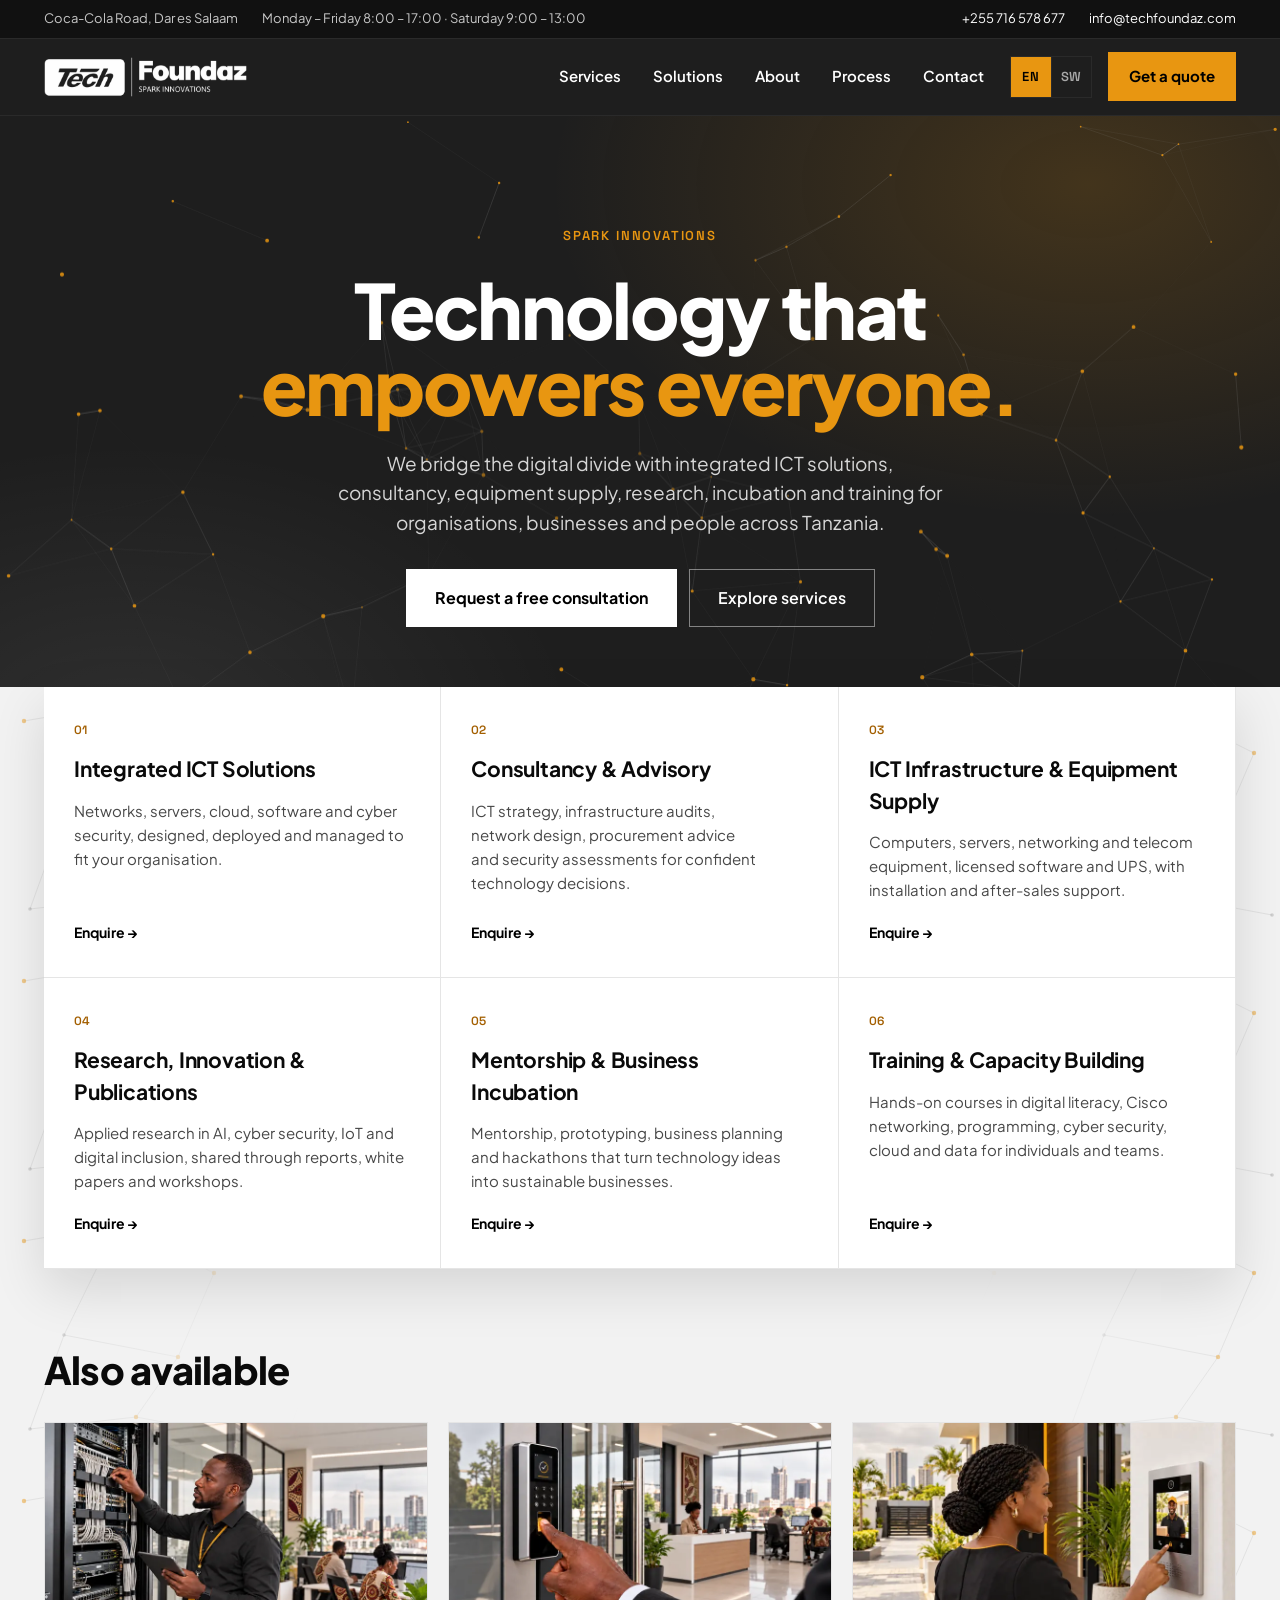
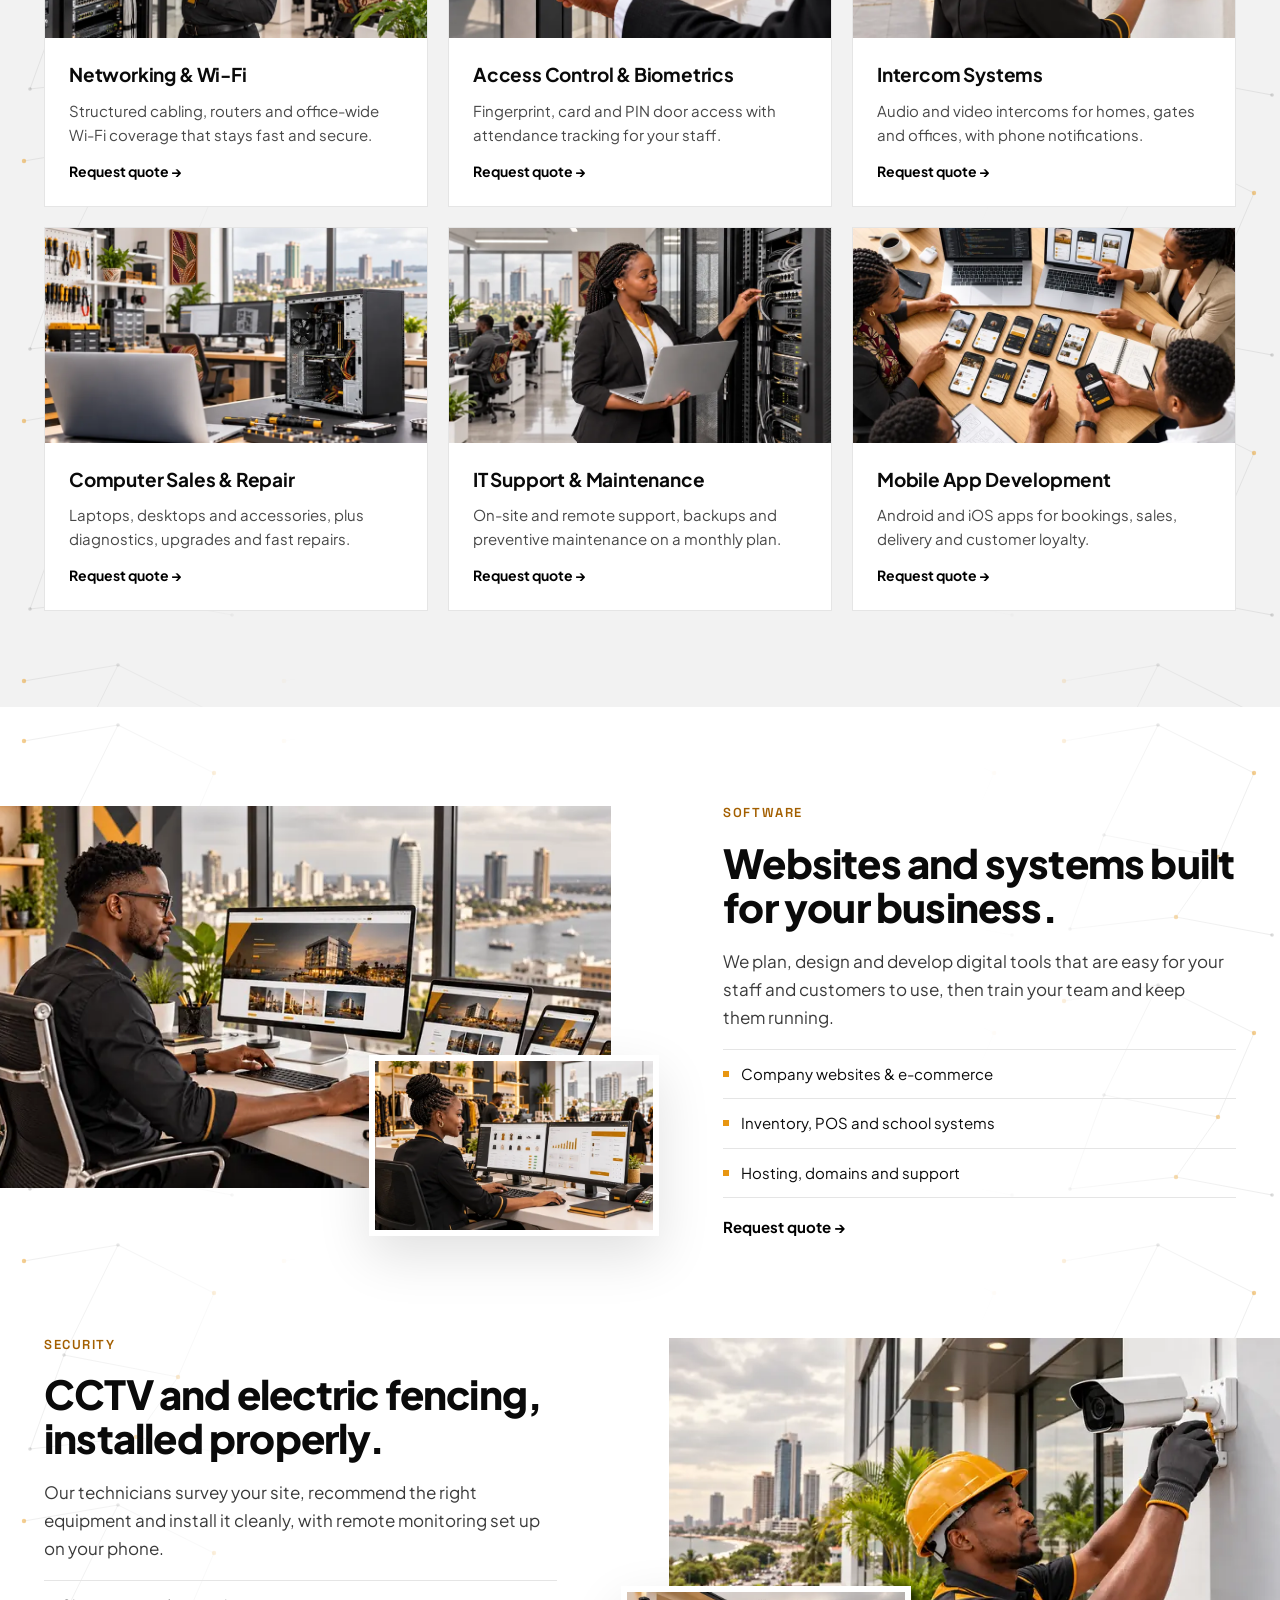
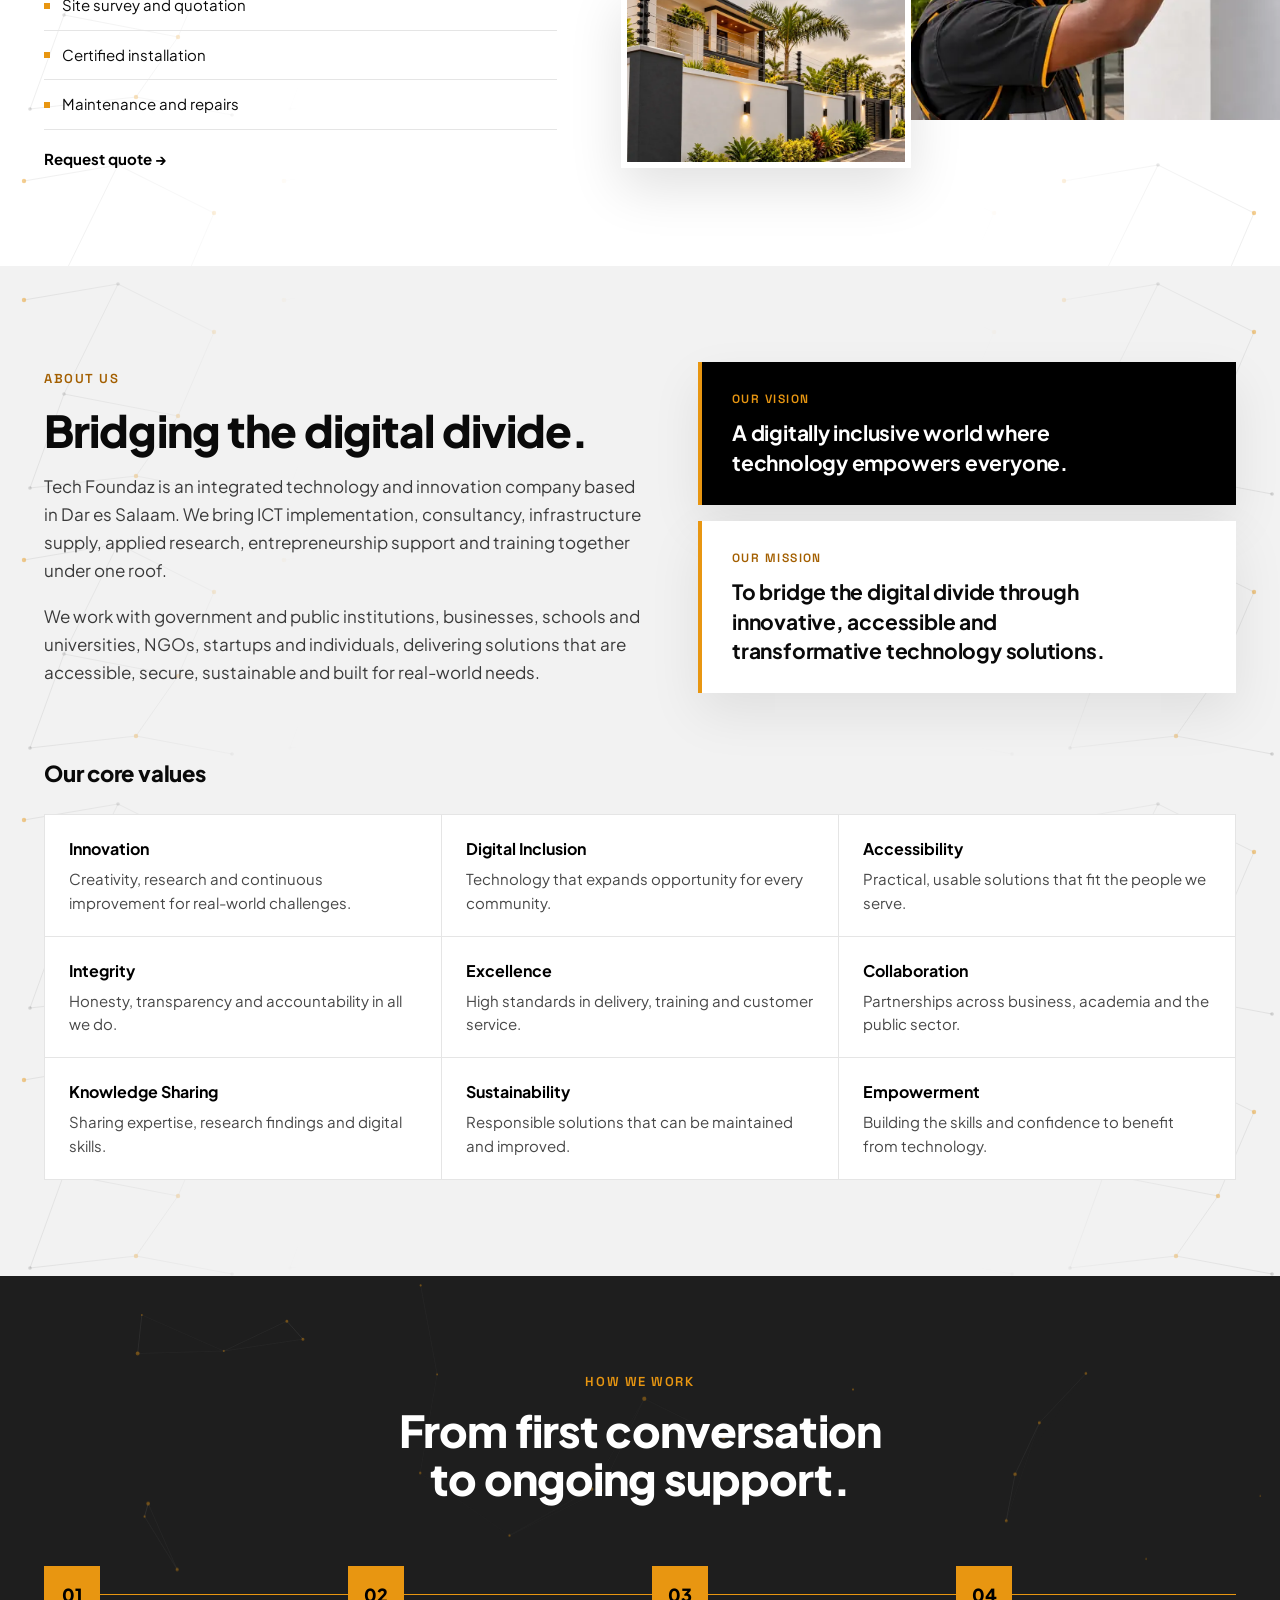
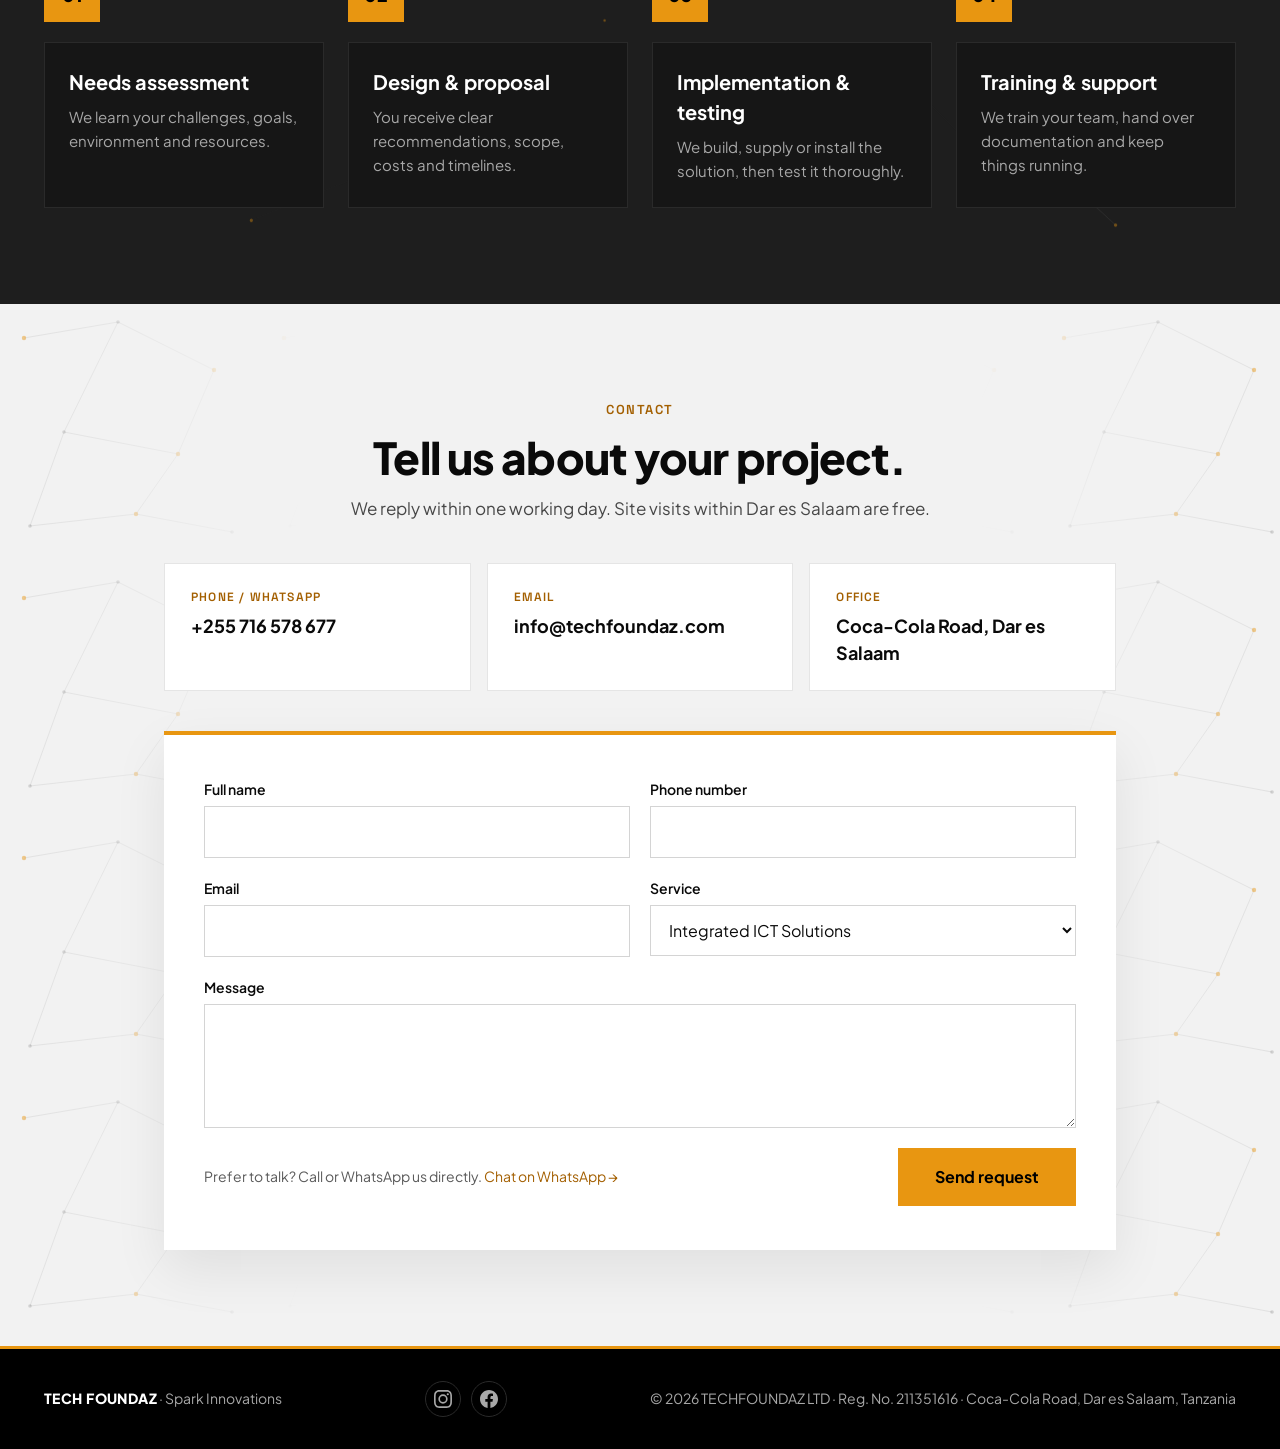
<file: index.html>
<!DOCTYPE html>
<html lang="en">
<head>
  <meta charset="utf-8">
  <meta name="viewport" content="width=device-width, initial-scale=1">
  <title>Tech Foundaz | Integrated ICT Solutions, Consultancy &amp; Training in Tanzania</title>
  <meta name="description" content="Tech Foundaz bridges the digital divide with integrated ICT solutions, consultancy, equipment supply, research, business incubation and training, plus CCTV, networking and IT support in Dar es Salaam, Tanzania.">
  <meta name="theme-color" content="#000000">
  <link rel="canonical" href="https://www.techfoundaz.com/">

  <meta property="og:type" content="website">
  <meta property="og:site_name" content="Tech Foundaz">
  <meta property="og:url" content="https://www.techfoundaz.com/">
  <meta property="og:title" content="Tech Foundaz | Spark Innovations">
  <meta property="og:description" content="Bridging the digital divide through innovative, accessible and transformative technology solutions.">
  <meta property="og:image" content="https://www.techfoundaz.com/assets/images/website-development-1600.webp?v=2">

  <!-- Tells Google the company name, contact details and opening hours -->
  <script type="application/ld+json">
  {
    "@context": "https://schema.org",
    "@graph": [
      {
        "@type": "WebSite",
        "@id": "https://www.techfoundaz.com/#website",
        "url": "https://www.techfoundaz.com/",
        "name": "Tech Foundaz",
        "alternateName": ["Techfoundaz", "TECHFOUNDAZ LTD"],
        "inLanguage": ["en", "sw"]
      },
      {
        "@type": "LocalBusiness",
        "@id": "https://www.techfoundaz.com/#business",
        "name": "Tech Foundaz",
        "legalName": "TECHFOUNDAZ LTD",
        "alternateName": "Techfoundaz",
        "url": "https://www.techfoundaz.com/",
        "logo": "https://www.techfoundaz.com/assets/images/logo-icon.png",
        "image": "https://www.techfoundaz.com/assets/images/website-development-1600.webp",
        "description": "Integrated ICT solutions, consultancy, equipment supply, research, business incubation and training, plus CCTV, networking and IT support in Dar es Salaam, Tanzania.",
        "telephone": "+255716578677",
        "email": "info@techfoundaz.com",
        "address": {
          "@type": "PostalAddress",
          "streetAddress": "Coca-Cola Road",
          "addressLocality": "Dar es Salaam",
          "addressCountry": "TZ"
        },
        "areaServed": "Tanzania",
        "sameAs": [
          "https://www.instagram.com/techfoundaz/",
          "https://www.facebook.com/p/TechFoundaz-Tz-61594718026647/"
        ],
        "openingHoursSpecification": [
          { "@type": "OpeningHoursSpecification", "dayOfWeek": ["Monday", "Tuesday", "Wednesday", "Thursday", "Friday"], "opens": "08:00", "closes": "17:00" },
          { "@type": "OpeningHoursSpecification", "dayOfWeek": "Saturday", "opens": "09:00", "closes": "13:00" }
        ]
      }
    ]
  }
  </script>

  <link rel="icon" href="/favicon.ico" sizes="48x48">
  <link rel="icon" href="/assets/images/favicon.png?v=2" type="image/png" sizes="192x192">
  <link rel="apple-touch-icon" href="assets/images/apple-touch-icon.png">
  <link rel="preconnect" href="https://fonts.googleapis.com">
  <link rel="preconnect" href="https://fonts.gstatic.com" crossorigin>
  <!-- Fonts load without blocking the first paint -->
  <link rel="preload" as="style" href="https://fonts.googleapis.com/css2?family=Plus+Jakarta+Sans:wght@400;500;600;700;800&family=Space+Grotesk:wght@500;600&display=swap">
  <link rel="stylesheet" href="https://fonts.googleapis.com/css2?family=Plus+Jakarta+Sans:wght@400;500;600;700;800&family=Space+Grotesk:wght@500;600&display=swap" media="print" onload="this.media='all'">
  <noscript><link rel="stylesheet" href="https://fonts.googleapis.com/css2?family=Plus+Jakarta+Sans:wght@400;500;600;700;800&family=Space+Grotesk:wght@500;600&display=swap"></noscript>
  <link rel="stylesheet" href="assets/css/styles.css">
  <script>document.documentElement.classList.add('js');</script>
</head>
<body>
  <a class="skip-link" href="#main" data-i18n="skip">Skip to content</a>

  <!-- Top bar -->
  <div class="topbar">
    <div class="container topbar__inner">
      <div class="topbar__group topbar__group--info">
        <span>Coca-Cola Road, Dar es Salaam</span>
        <span data-i18n="topbar.hours">Monday – Friday 8:00 – 17:00 · Saturday 9:00 – 13:00</span>
      </div>
      <div class="topbar__group">
        <a href="tel:+255716578677">+255 716 578 677</a>
        <a href="mailto:info@techfoundaz.com">info@techfoundaz.com</a>
      </div>
    </div>
  </div>

  <!-- Header -->
  <header class="header">
    <div class="container header__inner">
      <a href="#top" class="brand" aria-label="Tech Foundaz">
        <img class="brand__logo" src="assets/images/logo-horizontal-white.png" width="608" height="120" alt="">
      </a>

      <nav class="nav" aria-label="Main">
        <button class="nav__toggle" type="button" aria-expanded="false" aria-controls="nav-links">
          <span class="sr-only" data-i18n="nav.menu">Menu</span>
          <span class="nav__bars" aria-hidden="true"></span>
        </button>
        <div class="nav__links" id="nav-links">
          <a href="#services" data-i18n="nav.services">Services</a>
          <a href="#work" data-i18n="nav.solutions">Solutions</a>
          <a href="#about" data-i18n="nav.about">About</a>
          <a href="#process" data-i18n="nav.process">Process</a>
          <a href="#contact" data-i18n="nav.contact">Contact</a>
        </div>
        <div class="lang-switch" role="group" aria-label="Language / Lugha">
          <button type="button" data-lang="en" aria-pressed="true" lang="en" title="English">EN</button>
          <button type="button" data-lang="sw" aria-pressed="false" lang="sw" title="Kiswahili">SW</button>
        </div>
        <a href="#contact" class="btn btn--primary nav__cta" data-i18n="nav.cta">Get a quote</a>
      </nav>
    </div>
  </header>

  <main id="main">
    <!-- Hero -->
    <section id="top" class="hero">
      <canvas class="hero__canvas" aria-hidden="true"></canvas>
      <div class="container hero__inner">
        <span class="eyebrow eyebrow--light">Spark Innovations</span>
        <h1 class="hero__title"><span data-i18n="hero.title">Technology that</span> <span class="hero__title-accent" data-i18n="hero.title2">empowers everyone.</span></h1>
        <p class="hero__lead" data-i18n="hero.lead">We bridge the digital divide with integrated ICT solutions, consultancy, equipment supply, research, incubation and training for organisations, businesses and people across Tanzania.</p>
        <div class="hero__actions">
          <a href="#contact" class="btn btn--white" data-i18n="hero.primary">Request a free consultation</a>
          <a href="#services" class="btn btn--outline" data-i18n="hero.secondary">Explore services</a>
        </div>
      </div>
    </section>

    <!-- Core service areas -->
    <section id="services" class="services textured">
      <div class="container services__inner">
        <h2 class="sr-only" data-i18n="core.heading">Our core services</h2>
        <div class="service-grid" data-stagger>
          <article class="service-card">
            <span class="service-card__num">01</span>
            <h3 data-i18n="core.ict">Integrated ICT Solutions</h3>
            <p data-i18n="core.ict.desc">Networks, servers, cloud, software and cyber security, designed, deployed and managed to fit your organisation.</p>
            <a href="#contact" class="service-card__link" data-service="Integrated ICT Solutions" data-i18n="cta.enquire">Enquire →</a>
          </article>
          <article class="service-card">
            <span class="service-card__num">02</span>
            <h3 data-i18n="core.consult">Consultancy &amp; Advisory</h3>
            <p data-i18n="core.consult.desc">ICT strategy, infrastructure audits, network design, procurement advice and security assessments for confident technology decisions.</p>
            <a href="#contact" class="service-card__link" data-service="Consultancy &amp; Advisory" data-i18n="cta.enquire">Enquire →</a>
          </article>
          <article class="service-card">
            <span class="service-card__num">03</span>
            <h3 data-i18n="core.supply">ICT Infrastructure &amp; Equipment Supply</h3>
            <p data-i18n="core.supply.desc">Computers, servers, networking and telecom equipment, licensed software and UPS, with installation and after-sales support.</p>
            <a href="#contact" class="service-card__link" data-service="ICT Infrastructure &amp; Equipment Supply" data-i18n="cta.enquire">Enquire →</a>
          </article>
          <article class="service-card">
            <span class="service-card__num">04</span>
            <h3 data-i18n="core.research">Research, Innovation &amp; Publications</h3>
            <p data-i18n="core.research.desc">Applied research in AI, cyber security, IoT and digital inclusion, shared through reports, white papers and workshops.</p>
            <a href="#contact" class="service-card__link" data-service="Research, Innovation &amp; Publications" data-i18n="cta.enquire">Enquire →</a>
          </article>
          <article class="service-card">
            <span class="service-card__num">05</span>
            <h3 data-i18n="core.incubation">Mentorship &amp; Business Incubation</h3>
            <p data-i18n="core.incubation.desc">Mentorship, prototyping, business planning and hackathons that turn technology ideas into sustainable businesses.</p>
            <a href="#contact" class="service-card__link" data-service="Mentorship &amp; Business Incubation" data-i18n="cta.enquire">Enquire →</a>
          </article>
          <article class="service-card">
            <span class="service-card__num">06</span>
            <h3 data-i18n="core.training">Training &amp; Capacity Building</h3>
            <p data-i18n="core.training.desc">Hands-on courses in digital literacy, Cisco networking, programming, cyber security, cloud and data for individuals and teams.</p>
            <a href="#contact" class="service-card__link" data-service="Training &amp; Capacity Building" data-i18n="cta.enquire">Enquire →</a>
          </article>
        </div>

        <div class="extras">
          <h2 class="section-title" data-reveal data-i18n="extras.title">Also available</h2>
          <div class="extras__grid" data-stagger>
            <article class="extra-card">
              <img src="assets/images/networking-wifi-800.webp?v=3" srcset="assets/images/networking-wifi-800.webp?v=3 800w, assets/images/networking-wifi-1600.webp?v=3 1600w" sizes="(max-width: 700px) 100vw, 400px" width="800" height="450" loading="lazy" alt="Network engineer inspecting a server rack with neatly organised Ethernet cables">
              <div class="extra-card__body">
                <h3 data-i18n="svc.net">Networking &amp; Wi-Fi</h3>
                <p data-i18n="svc.net.desc">Structured cabling, routers and office-wide Wi-Fi coverage that stays fast and secure.</p>
                <a href="#contact" data-service="Networking &amp; Wi-Fi" data-i18n="cta.quote">Request quote →</a>
              </div>
            </article>
            <article class="extra-card">
              <img src="assets/images/access-control-biometrics-800.webp?v=3" srcset="assets/images/access-control-biometrics-800.webp?v=3 800w, assets/images/access-control-biometrics-1600.webp?v=3 1600w" sizes="(max-width: 700px) 100vw, 400px" width="800" height="450" loading="lazy" alt="Hand using a fingerprint reader beside an office glass door">
              <div class="extra-card__body">
                <h3 data-i18n="svc.access">Access Control &amp; Biometrics</h3>
                <p data-i18n="svc.access.desc">Fingerprint, card and PIN door access with attendance tracking for your staff.</p>
                <a href="#contact" data-service="Access Control &amp; Biometrics" data-i18n="cta.quote">Request quote →</a>
              </div>
            </article>
            <article class="extra-card">
              <img src="assets/images/intercom-systems-800.webp?v=2" srcset="assets/images/intercom-systems-800.webp?v=2 800w, assets/images/intercom-systems-1600.webp?v=2 1600w" sizes="(max-width: 700px) 100vw, 400px" width="800" height="450" loading="lazy" alt="Video intercom mounted beside a modern home entrance">
              <div class="extra-card__body">
                <h3 data-i18n="svc.intercom">Intercom Systems</h3>
                <p data-i18n="svc.intercom.desc">Audio and video intercoms for homes, gates and offices, with phone notifications.</p>
                <a href="#contact" data-service="Intercom Systems" data-i18n="cta.quote">Request quote →</a>
              </div>
            </article>
            <article class="extra-card">
              <img src="assets/images/computer-sales-repair-800.webp?v=3" srcset="assets/images/computer-sales-repair-800.webp?v=3 800w, assets/images/computer-sales-repair-1600.webp?v=3 1600w" sizes="(max-width: 700px) 100vw, 400px" width="800" height="450" loading="lazy" alt="Open desktop computer on a repair workbench with tools and a laptop">
              <div class="extra-card__body">
                <h3 data-i18n="svc.repair">Computer Sales &amp; Repair</h3>
                <p data-i18n="svc.repair.desc">Laptops, desktops and accessories, plus diagnostics, upgrades and fast repairs.</p>
                <a href="#contact" data-service="Computer Sales &amp; Repair" data-i18n="cta.quote">Request quote →</a>
              </div>
            </article>
            <article class="extra-card">
              <img src="assets/images/it-support-maintenance-800.webp?v=3" srcset="assets/images/it-support-maintenance-800.webp?v=3 800w, assets/images/it-support-maintenance-1600.webp?v=3 1600w" sizes="(max-width: 700px) 100vw, 400px" width="800" height="450" loading="lazy" alt="IT professional with a laptop inspecting a server cabinet">
              <div class="extra-card__body">
                <h3 data-i18n="svc.support">IT Support &amp; Maintenance</h3>
                <p data-i18n="svc.support.desc">On-site and remote support, backups and preventive maintenance on a monthly plan.</p>
                <a href="#contact" data-service="IT Support &amp; Maintenance" data-i18n="cta.quote">Request quote →</a>
              </div>
            </article>
            <article class="extra-card">
              <img src="assets/images/mobile-app-development-800.webp?v=3" srcset="assets/images/mobile-app-development-800.webp?v=3 800w, assets/images/mobile-app-development-1600.webp?v=3 1600w" sizes="(max-width: 700px) 100vw, 400px" width="800" height="450" loading="lazy" alt="Team of developers reviewing mobile app designs on smartphones and laptops around a table">
              <div class="extra-card__body">
                <h3 data-i18n="svc.mobile">Mobile App Development</h3>
                <p data-i18n="svc.mobile.desc">Android and iOS apps for bookings, sales, delivery and customer loyalty.</p>
                <a href="#contact" data-service="Mobile App Development" data-i18n="cta.quote">Request quote →</a>
              </div>
            </article>
          </div>
        </div>
      </div>
    </section>

    <!-- Featured solutions -->
    <section id="work" class="work textured">
      <div class="container work__inner">
        <div class="feature">
          <div class="feature__media">
            <img class="feature__img" src="assets/images/website-development-1600.webp?v=2" srcset="assets/images/website-development-800.webp?v=2 800w, assets/images/website-development-1600.webp?v=2 1600w" sizes="(max-width: 900px) 100vw, 600px" width="1600" height="900" loading="lazy" alt="Web designer working on a responsive website shown on a monitor, laptop, tablet and phone">
            <img class="feature__inset" src="assets/images/system-development-800.webp?v=2" width="800" height="450" loading="lazy" alt="Business owner using inventory and point-of-sale dashboards on dual monitors">
          </div>
          <div class="feature__content" data-reveal="right">
            <span class="eyebrow" data-i18n="feat.sw.kicker">Software</span>
            <h2 class="feature__title" data-i18n="feat.sw.title">Websites and systems built for your business.</h2>
            <p data-i18n="feat.sw.body">We plan, design and develop digital tools that are easy for your staff and customers to use, then train your team and keep them running.</p>
            <ul class="feature__list">
              <li data-i18n="feat.sw.i1">Company websites &amp; e-commerce</li>
              <li data-i18n="feat.sw.i2">Inventory, POS and school systems</li>
              <li data-i18n="feat.sw.i3">Hosting, domains and support</li>
            </ul>
            <a href="#contact" class="feature__link" data-service="Website Development" data-i18n="cta.quote">Request quote →</a>
          </div>
        </div>

        <div class="feature feature--reverse">
          <div class="feature__media">
            <img class="feature__img" src="assets/images/cctv-installation-1600.webp?v=2" srcset="assets/images/cctv-installation-800.webp?v=2 800w, assets/images/cctv-installation-1600.webp?v=2 1600w" sizes="(max-width: 900px) 100vw, 600px" width="1600" height="900" loading="lazy" alt="Technician in a hard hat installing a CCTV camera on a commercial building">
            <img class="feature__inset" src="assets/images/electric-fence-installation-800.webp?v=2" width="800" height="450" loading="lazy" alt="Electric security fence installed above a perimeter wall">
          </div>
          <div class="feature__content" data-reveal="left">
            <span class="eyebrow" data-i18n="feat.sec.kicker">Security</span>
            <h2 class="feature__title" data-i18n="feat.sec.title">CCTV and electric fencing, installed properly.</h2>
            <p data-i18n="feat.sec.body">Our technicians survey your site, recommend the right equipment and install it cleanly, with remote monitoring set up on your phone.</p>
            <ul class="feature__list">
              <li data-i18n="feat.sec.i1">Site survey and quotation</li>
              <li data-i18n="feat.sec.i2">Certified installation</li>
              <li data-i18n="feat.sec.i3">Maintenance and repairs</li>
            </ul>
            <a href="#contact" class="feature__link" data-service="CCTV Camera Installation" data-i18n="cta.quote">Request quote →</a>
          </div>
        </div>
      </div>
    </section>

    <!-- About -->
    <section id="about" class="about textured">
      <div class="container about__inner">
        <div class="about__top">
          <div class="about__intro" data-reveal>
            <span class="eyebrow" data-i18n="about.kicker">About us</span>
            <h2 class="section-title about__title" data-i18n="about.title">Bridging the digital divide.</h2>
            <p data-i18n="about.p1">Tech Foundaz is an integrated technology and innovation company based in Dar es Salaam. We bring ICT implementation, consultancy, infrastructure supply, applied research, entrepreneurship support and training together under one roof.</p>
            <p data-i18n="about.p2">We work with government and public institutions, businesses, schools and universities, NGOs, startups and individuals, delivering solutions that are accessible, secure, sustainable and built for real-world needs.</p>
          </div>
          <div class="about__statements" data-stagger>
            <div class="statement statement--vision">
              <span class="statement__label" data-i18n="about.vision.label">Our vision</span>
              <p data-i18n="about.vision">A digitally inclusive world where technology empowers everyone.</p>
            </div>
            <div class="statement">
              <span class="statement__label" data-i18n="about.mission.label">Our mission</span>
              <p data-i18n="about.mission">To bridge the digital divide through innovative, accessible and transformative technology solutions.</p>
            </div>
          </div>
        </div>

        <div class="values">
          <h3 class="values__title" data-reveal data-i18n="values.title">Our core values</h3>
          <ul class="values__grid" data-reveal>
            <li><strong data-i18n="v.innovation">Innovation</strong><span data-i18n="v.innovation.d">Creativity, research and continuous improvement for real-world challenges.</span></li>
            <li><strong data-i18n="v.inclusion">Digital Inclusion</strong><span data-i18n="v.inclusion.d">Technology that expands opportunity for every community.</span></li>
            <li><strong data-i18n="v.access">Accessibility</strong><span data-i18n="v.access.d">Practical, usable solutions that fit the people we serve.</span></li>
            <li><strong data-i18n="v.integrity">Integrity</strong><span data-i18n="v.integrity.d">Honesty, transparency and accountability in all we do.</span></li>
            <li><strong data-i18n="v.excellence">Excellence</strong><span data-i18n="v.excellence.d">High standards in delivery, training and customer service.</span></li>
            <li><strong data-i18n="v.collab">Collaboration</strong><span data-i18n="v.collab.d">Partnerships across business, academia and the public sector.</span></li>
            <li><strong data-i18n="v.knowledge">Knowledge Sharing</strong><span data-i18n="v.knowledge.d">Sharing expertise, research findings and digital skills.</span></li>
            <li><strong data-i18n="v.sustain">Sustainability</strong><span data-i18n="v.sustain.d">Responsible solutions that can be maintained and improved.</span></li>
            <li><strong data-i18n="v.empower">Empowerment</strong><span data-i18n="v.empower.d">Building the skills and confidence to benefit from technology.</span></li>
          </ul>
        </div>
      </div>
    </section>

    <!-- Process -->
    <section id="process" class="process">
      <canvas class="process__canvas" aria-hidden="true"></canvas>
      <div class="container process__inner">
        <div class="section-head" data-reveal>
          <span class="eyebrow eyebrow--dark" data-i18n="process.kicker">How we work</span>
          <h2 class="section-head__title" data-i18n="process.title">From first conversation to ongoing support.</h2>
        </div>
        <ol class="steps" data-stagger>
          <li class="step">
            <span class="step__num">01</span>
            <div class="step__card">
              <h3 data-i18n="step1.title">Needs assessment</h3>
              <p data-i18n="step1.desc">We learn your challenges, goals, environment and resources.</p>
            </div>
          </li>
          <li class="step">
            <span class="step__num">02</span>
            <div class="step__card">
              <h3 data-i18n="step2.title">Design &amp; proposal</h3>
              <p data-i18n="step2.desc">You receive clear recommendations, scope, costs and timelines.</p>
            </div>
          </li>
          <li class="step">
            <span class="step__num">03</span>
            <div class="step__card">
              <h3 data-i18n="step3.title">Implementation &amp; testing</h3>
              <p data-i18n="step3.desc">We build, supply or install the solution, then test it thoroughly.</p>
            </div>
          </li>
          <li class="step">
            <span class="step__num">04</span>
            <div class="step__card">
              <h3 data-i18n="step4.title">Training &amp; support</h3>
              <p data-i18n="step4.desc">We train your team, hand over documentation and keep things running.</p>
            </div>
          </li>
        </ol>
      </div>
    </section>

    <!-- Contact -->
    <section id="contact" class="contact textured">
      <div class="container container--narrow contact__inner">
        <div class="section-head" data-reveal>
          <span class="eyebrow" data-i18n="contact.kicker">Contact</span>
          <h2 class="section-head__title" data-i18n="contact.title">Tell us about your project.</h2>
          <p class="section-head__lead" data-i18n="contact.lead">We reply within one working day. Site visits within Dar es Salaam are free.</p>
        </div>

        <div class="contact-cards" data-stagger>
          <a href="tel:+255716578677" class="contact-card">
            <span class="contact-card__label" data-i18n="contact.phone">Phone / WhatsApp</span>
            <span class="contact-card__value">+255 716 578 677</span>
          </a>
          <a href="mailto:info@techfoundaz.com" class="contact-card">
            <span class="contact-card__label" data-i18n="contact.email">Email</span>
            <span class="contact-card__value">info@techfoundaz.com</span>
          </a>
          <div class="contact-card">
            <span class="contact-card__label" data-i18n="contact.office">Office</span>
            <span class="contact-card__value">Coca-Cola Road, Dar es Salaam</span>
          </div>
        </div>

        <div class="form-panel" data-reveal>
          <div class="form-success" id="form-success" hidden tabindex="-1">
            <h3 data-i18n="form.thanks">Thank you.</h3>
            <p><span data-i18n="form.successPre">Your request for</span> <strong id="success-service">Integrated ICT Solutions</strong> <span data-i18n="form.successPost">has been received. We will contact you shortly.</span></p>
            <button type="button" class="btn btn--ghost" id="form-reset" data-i18n="form.another">Send another</button>
          </div>

          <form class="quote-form" id="quote-form" novalidate>
            <input type="hidden" name="language" value="en">
            <label><span data-i18n="form.name">Full name</span>
              <input name="name" type="text" autocomplete="name" required>
            </label>
            <label><span data-i18n="form.phone">Phone number</span>
              <input name="phone" type="tel" autocomplete="tel" required>
            </label>
            <label><span data-i18n="form.email">Email</span>
              <input name="email" type="email" autocomplete="email">
            </label>
            <label><span data-i18n="form.service">Service</span>
              <select name="service" id="service-select">
                <option value="Integrated ICT Solutions" data-i18n="core.ict">Integrated ICT Solutions</option>
                <option value="Consultancy &amp; Advisory" data-i18n="core.consult">Consultancy &amp; Advisory</option>
                <option value="ICT Infrastructure &amp; Equipment Supply" data-i18n="core.supply">ICT Infrastructure &amp; Equipment Supply</option>
                <option value="Research, Innovation &amp; Publications" data-i18n="core.research">Research, Innovation &amp; Publications</option>
                <option value="Mentorship &amp; Business Incubation" data-i18n="core.incubation">Mentorship &amp; Business Incubation</option>
                <option value="Training &amp; Capacity Building" data-i18n="core.training">Training &amp; Capacity Building</option>
                <option value="Website Development" data-i18n="svc.web">Website Development</option>
                <option value="System Development" data-i18n="svc.sys">System Development</option>
                <option value="CCTV Camera Installation" data-i18n="svc.cctv">CCTV Camera Installation</option>
                <option value="Electric Fence Installation" data-i18n="svc.fence">Electric Fence Installation</option>
                <option value="Networking &amp; Wi-Fi" data-i18n="svc.net">Networking &amp; Wi-Fi</option>
                <option value="Access Control &amp; Biometrics" data-i18n="svc.access">Access Control &amp; Biometrics</option>
                <option value="Intercom Systems" data-i18n="svc.intercom">Intercom Systems</option>
                <option value="Computer Sales &amp; Repair" data-i18n="svc.repair">Computer Sales &amp; Repair</option>
                <option value="IT Support &amp; Maintenance" data-i18n="svc.support">IT Support &amp; Maintenance</option>
                <option value="Mobile App Development" data-i18n="svc.mobile">Mobile App Development</option>
              </select>
            </label>
            <label class="quote-form__full"><span data-i18n="form.message">Message</span>
              <textarea name="message" rows="4"></textarea>
            </label>
            <p class="form-error quote-form__full" id="form-error" role="alert" hidden></p>
            <div class="quote-form__footer quote-form__full">
              <span><span data-i18n="form.talk">Prefer to talk? Call or WhatsApp us directly.</span> <a href="https://wa.me/255716578677" target="_blank" rel="noopener" data-i18n="form.whatsapp">Chat on WhatsApp →</a></span>
              <button type="submit" class="btn btn--primary btn--lg" data-i18n="form.submit">Send request</button>
            </div>
          </form>
        </div>
      </div>
    </section>
  </main>

  <footer class="footer">
    <div class="container footer__inner">
      <span><strong>TECH FOUNDAZ</strong> · Spark Innovations</span>
      <div class="footer__social">
        <a href="https://www.instagram.com/techfoundaz/" target="_blank" rel="noopener" aria-label="Tech Foundaz on Instagram">
          <svg viewBox="0 0 24 24" width="18" height="18" aria-hidden="true"><path fill="currentColor" d="M12 2.2c3.2 0 3.6 0 4.8.1 1.2.1 1.8.2 2.2.4.6.2 1 .5 1.4.9.4.4.7.8.9 1.4.2.4.4 1 .4 2.2.1 1.3.1 1.6.1 4.8s0 3.6-.1 4.8c-.1 1.2-.2 1.8-.4 2.2-.2.6-.5 1-.9 1.4-.4.4-.8.7-1.4.9-.4.2-1 .4-2.2.4-1.3.1-1.6.1-4.8.1s-3.6 0-4.8-.1c-1.2-.1-1.8-.2-2.2-.4-.6-.2-1-.5-1.4-.9-.4-.4-.7-.8-.9-1.4-.2-.4-.4-1-.4-2.2-.1-1.3-.1-1.6-.1-4.8s0-3.6.1-4.8c.1-1.2.2-1.8.4-2.2.2-.6.5-1 .9-1.4.4-.4.8-.7 1.4-.9.4-.2 1-.4 2.2-.4 1.2-.1 1.6-.1 4.8-.1M12 0C8.7 0 8.3 0 7.1.1 5.8.1 4.9.3 4.1.6c-.8.3-1.5.7-2.1 1.4C1.3 2.6.9 3.3.6 4.1.3 4.9.1 5.8.1 7.1 0 8.3 0 8.7 0 12s0 3.7.1 4.9c.1 1.3.3 2.2.6 2.9.3.8.7 1.5 1.4 2.1.7.7 1.3 1.1 2.1 1.4.8.3 1.6.5 2.9.6 1.2.1 1.6.1 4.9.1s3.7 0 4.9-.1c1.3-.1 2.2-.3 2.9-.6.8-.3 1.5-.7 2.1-1.4.7-.7 1.1-1.3 1.4-2.1.3-.8.5-1.6.6-2.9.1-1.2.1-1.6.1-4.9s0-3.7-.1-4.9c-.1-1.3-.3-2.2-.6-2.9-.3-.8-.7-1.5-1.4-2.1C21.4 1.3 20.7.9 19.9.6 19.1.3 18.2.1 16.9.1 15.7 0 15.3 0 12 0zm0 5.8a6.2 6.2 0 1 0 0 12.4 6.2 6.2 0 0 0 0-12.4zM12 16a4 4 0 1 1 0-8 4 4 0 0 1 0 8zm6.4-11.8a1.4 1.4 0 1 0 0 2.9 1.4 1.4 0 0 0 0-2.9z"/></svg>
        </a>
        <a href="https://www.facebook.com/p/TechFoundaz-Tz-61594718026647/" target="_blank" rel="noopener" aria-label="Tech Foundaz on Facebook">
          <svg viewBox="0 0 24 24" width="18" height="18" aria-hidden="true"><path fill="currentColor" d="M24 12.07C24 5.4 18.63 0 12 0S0 5.4 0 12.07C0 18.1 4.39 23.1 10.13 24v-8.44H7.08v-3.49h3.05V9.41c0-3.02 1.79-4.69 4.53-4.69 1.31 0 2.68.23 2.68.23v2.97h-1.51c-1.49 0-1.96.93-1.96 1.89v2.26h3.33l-.53 3.49h-2.8V24C19.61 23.1 24 18.1 24 12.07z"/></svg>
        </a>
      </div>
      <span>© <span id="year">2026</span> TECHFOUNDAZ LTD · <span data-i18n="footer.reg">Reg. No.</span> 211351616 · Coca-Cola Road, Dar es Salaam, Tanzania</span>
    </div>
  </footer>

  <script src="assets/js/i18n.js" defer></script>
  <script src="assets/js/main.js" defer></script>
</body>
</html>
</file>
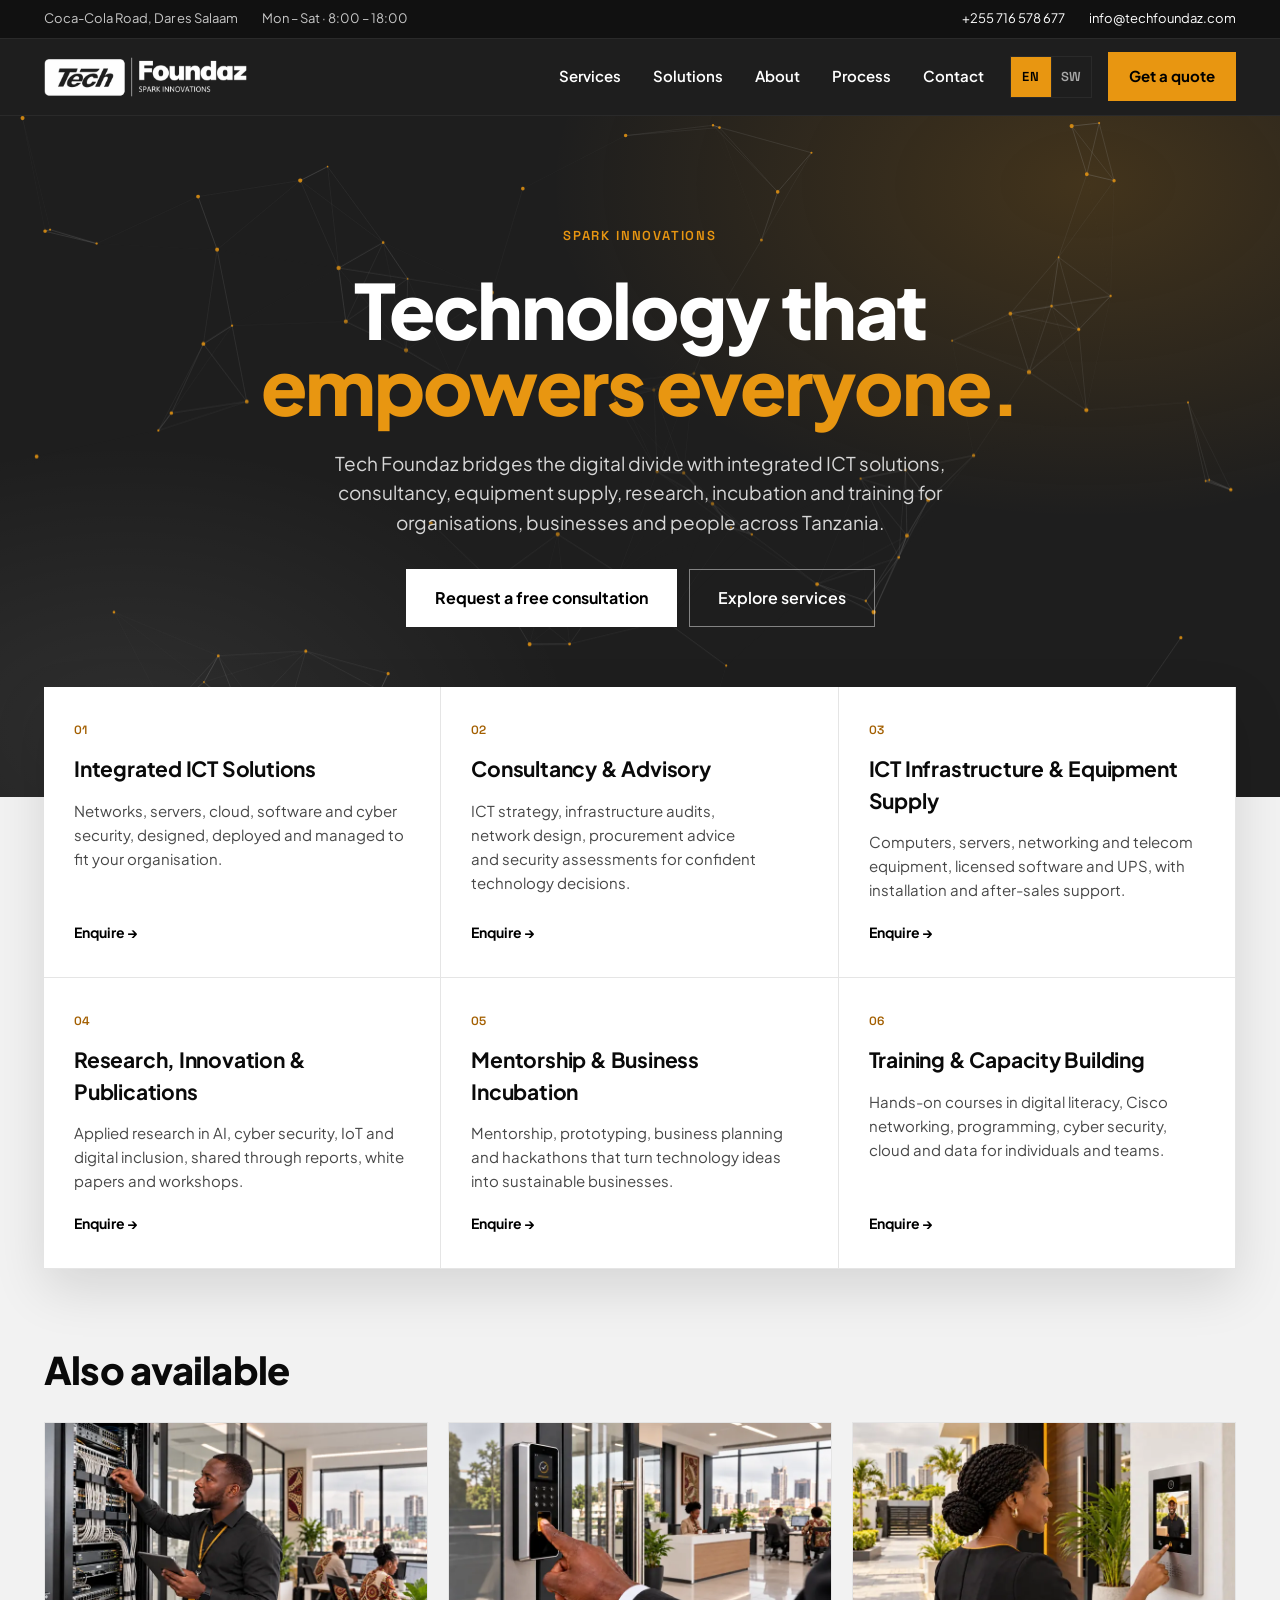
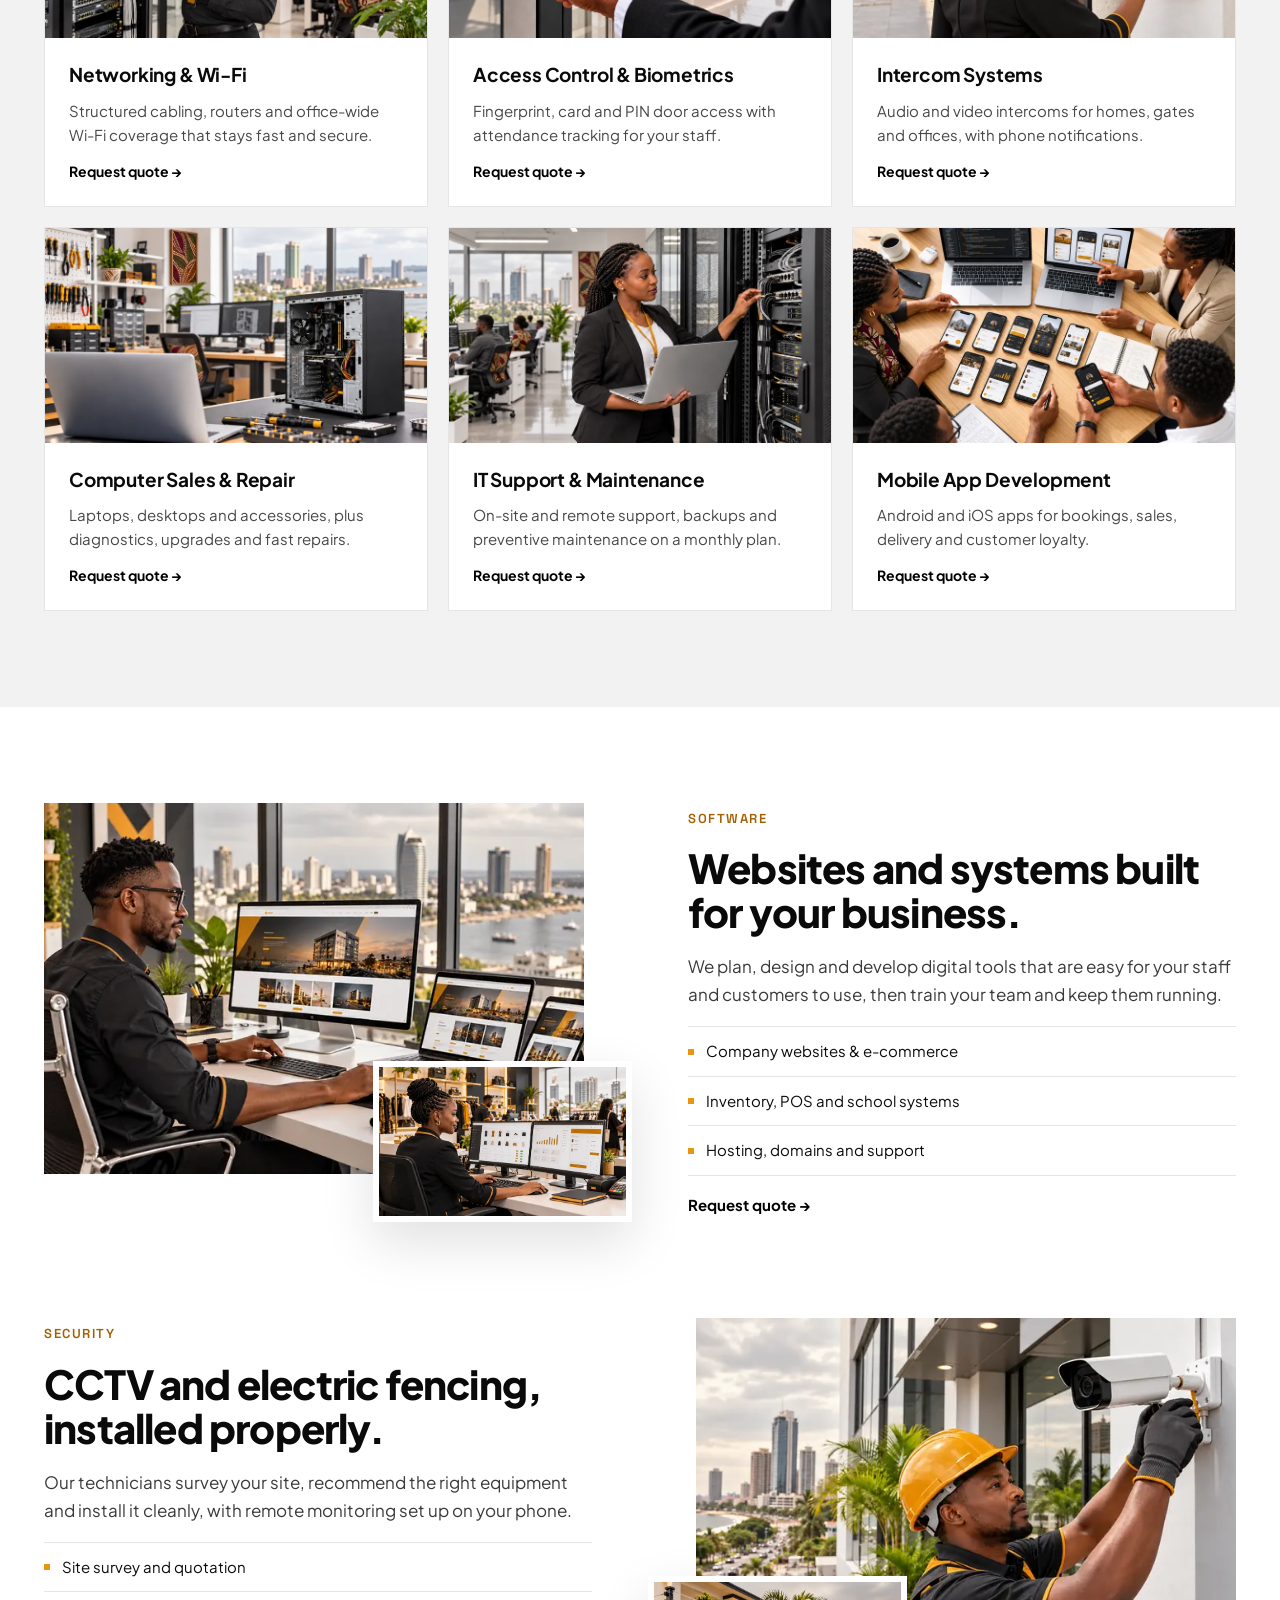
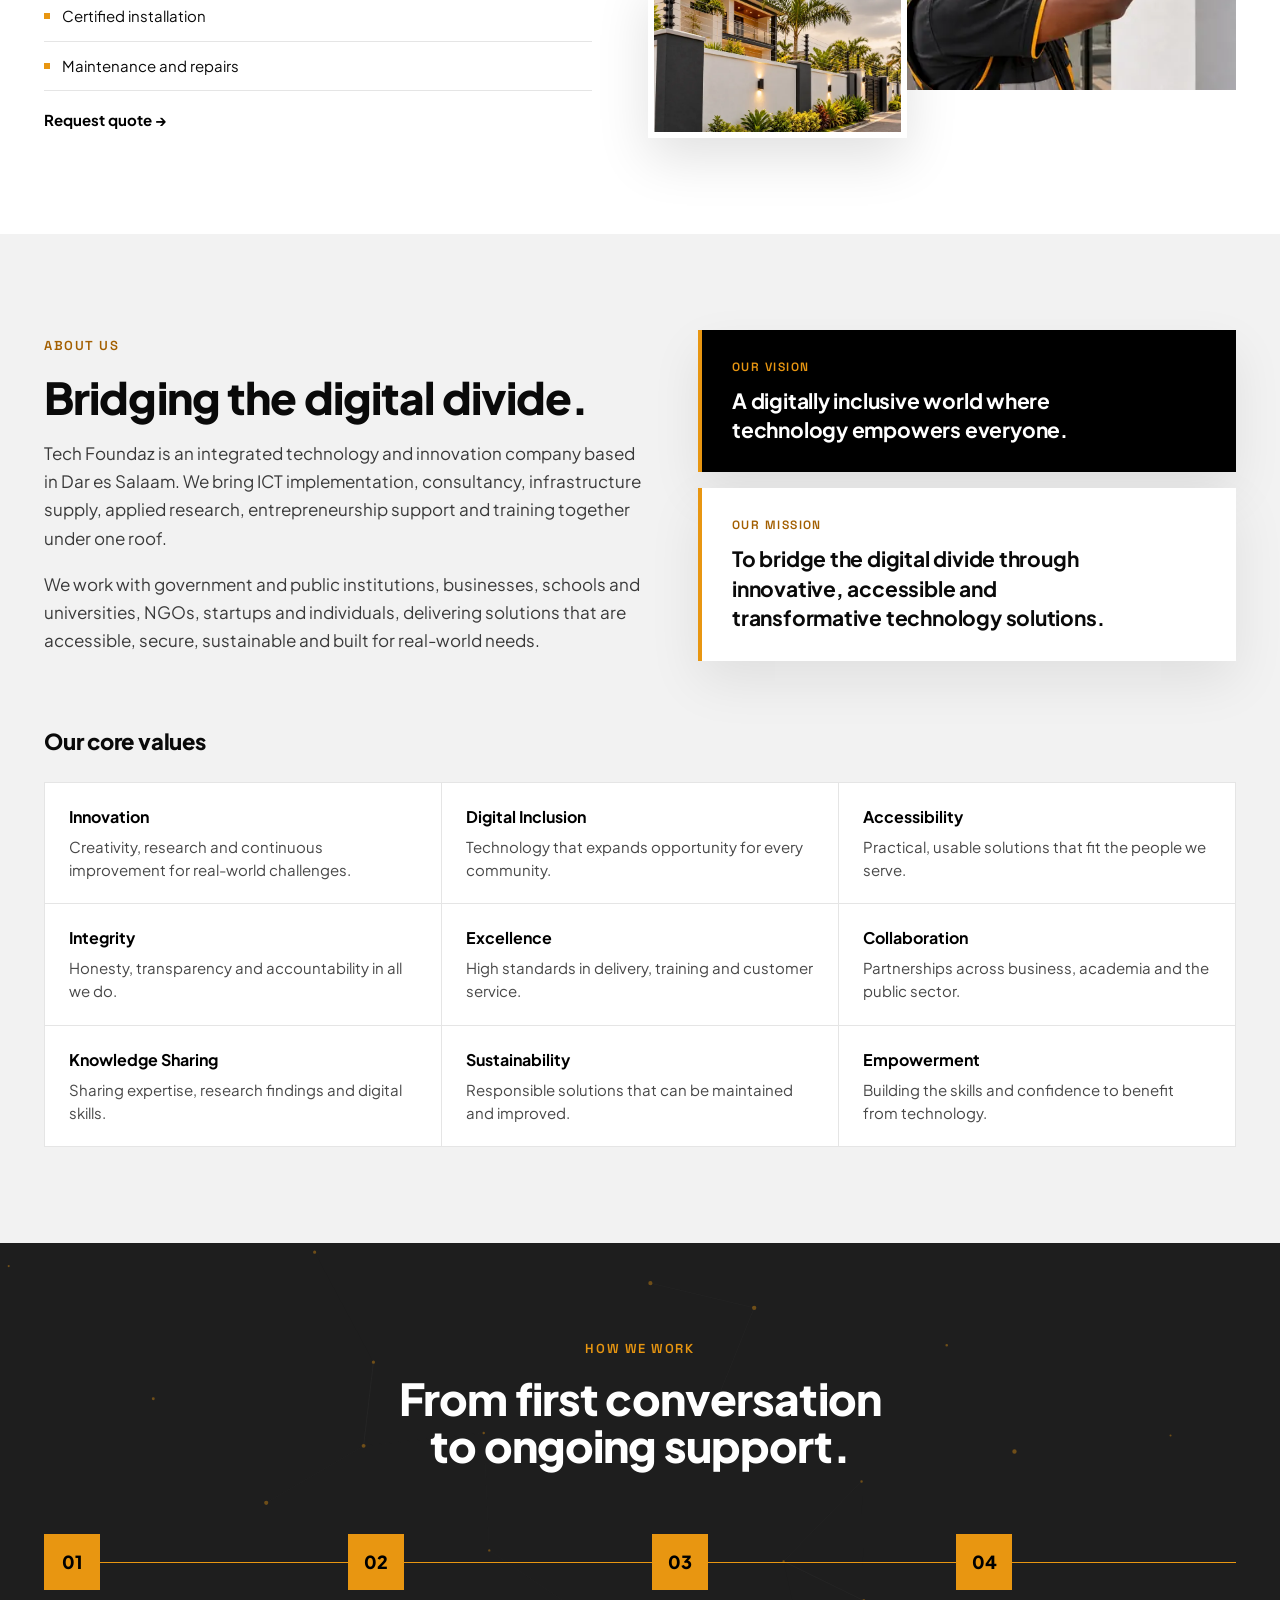
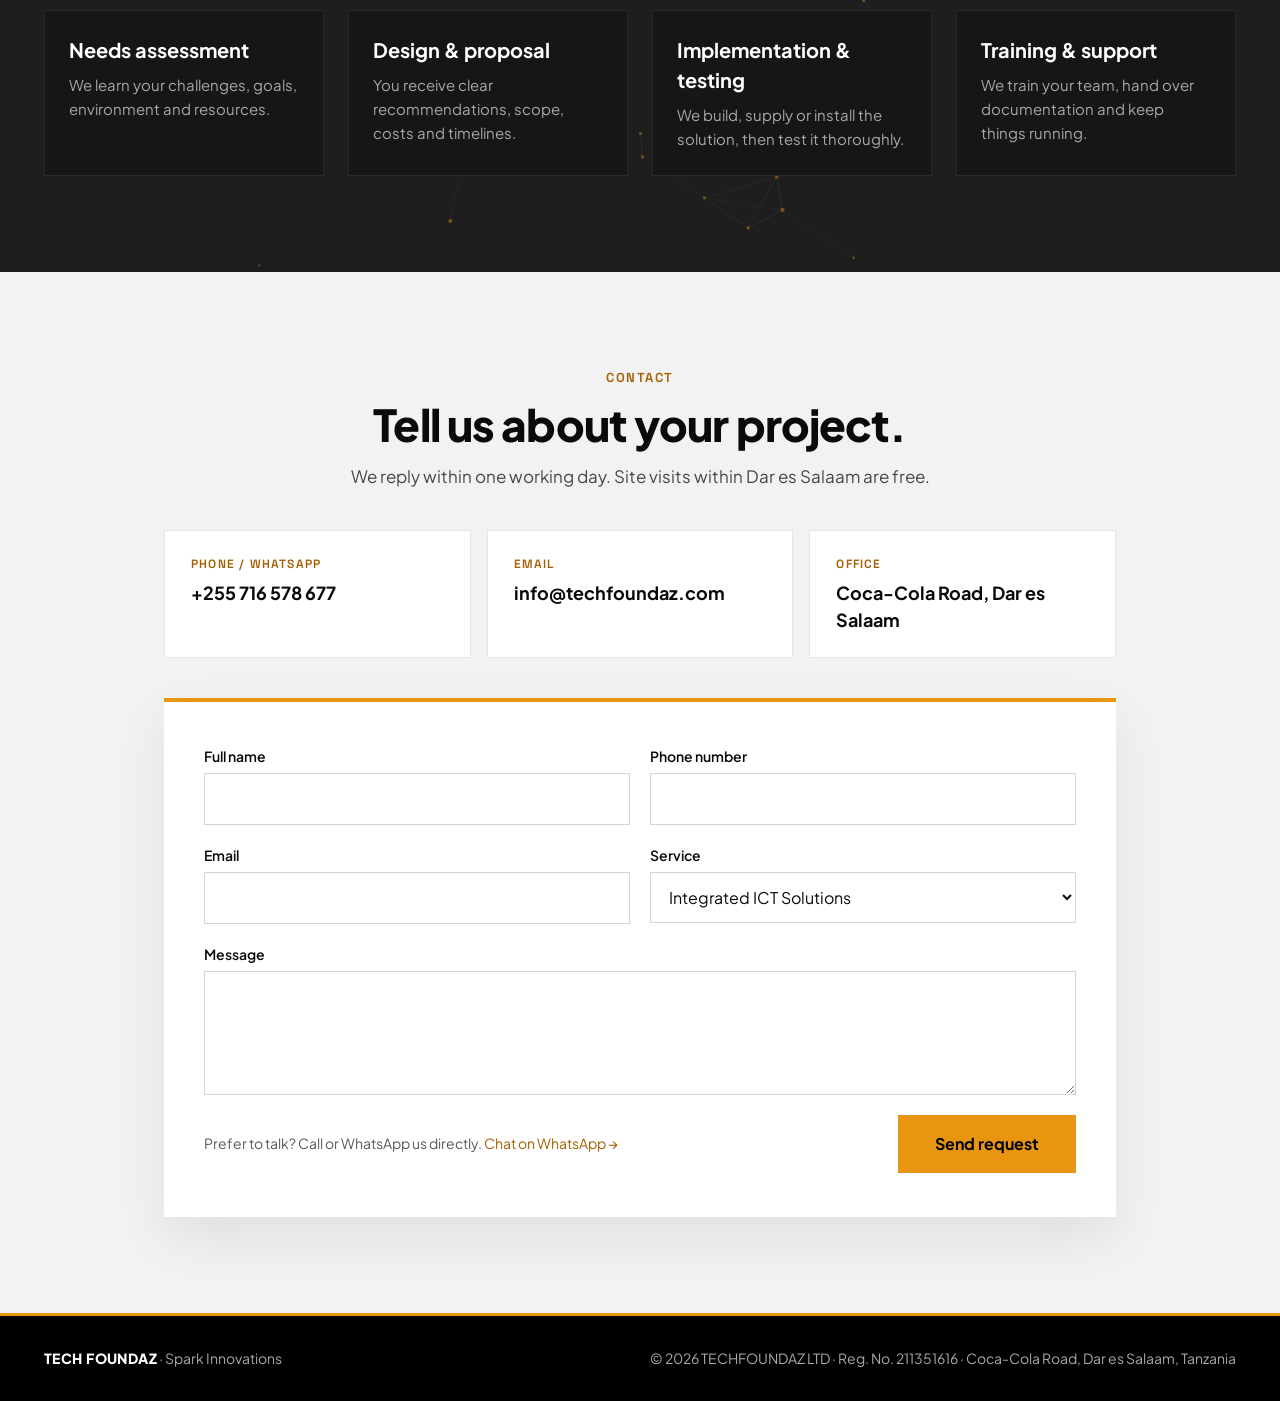
<file: index-previous.html>
<!DOCTYPE html>
<html lang="en">
<head>
  <meta charset="utf-8">
  <meta name="viewport" content="width=device-width, initial-scale=1">
  <title>Tech Foundaz | Integrated ICT Solutions, Consultancy &amp; Training in Tanzania</title>
  <meta name="description" content="Tech Foundaz bridges the digital divide with integrated ICT solutions, consultancy, equipment supply, research, business incubation and training, plus CCTV, networking and IT support in Dar es Salaam, Tanzania.">
  <meta name="robots" content="noindex">
  <meta name="theme-color" content="#000000">
  <!-- Restore point: the site as it was before the wide layout, edge photos and brand texture. To restore, replace index.html with this file and delete the noindex line above. -->

  <meta property="og:type" content="website">
  <meta property="og:site_name" content="Tech Foundaz">
  <meta property="og:url" content="https://www.techfoundaz.com/">
  <meta property="og:title" content="Tech Foundaz | Spark Innovations">
  <meta property="og:description" content="Bridging the digital divide through innovative, accessible and transformative technology solutions.">
  <meta property="og:image" content="https://www.techfoundaz.com/assets/images/website-development-1600.webp">

  <link rel="icon" href="assets/images/favicon.png" type="image/png">
  <link rel="apple-touch-icon" href="assets/images/apple-touch-icon.png">
  <link rel="preconnect" href="https://fonts.googleapis.com">
  <link rel="preconnect" href="https://fonts.gstatic.com" crossorigin>
  <!-- Fonts load without blocking the first paint -->
  <link rel="preload" as="style" href="https://fonts.googleapis.com/css2?family=Plus+Jakarta+Sans:wght@400;500;600;700;800&family=Space+Grotesk:wght@500;600&display=swap">
  <link rel="stylesheet" href="https://fonts.googleapis.com/css2?family=Plus+Jakarta+Sans:wght@400;500;600;700;800&family=Space+Grotesk:wght@500;600&display=swap" media="print" onload="this.media='all'">
  <noscript><link rel="stylesheet" href="https://fonts.googleapis.com/css2?family=Plus+Jakarta+Sans:wght@400;500;600;700;800&family=Space+Grotesk:wght@500;600&display=swap"></noscript>
  <link rel="stylesheet" href="assets/css/styles-previous.css">
  <script>document.documentElement.classList.add('js');</script>
</head>
<body>
  <a class="skip-link" href="#main" data-i18n="skip">Skip to content</a>

  <!-- Top bar -->
  <div class="topbar">
    <div class="container topbar__inner">
      <div class="topbar__group topbar__group--info">
        <span>Coca-Cola Road, Dar es Salaam</span>
        <span data-i18n="topbar.hours">Mon – Sat · 8:00 – 18:00</span>
      </div>
      <div class="topbar__group">
        <a href="tel:+255716578677">+255 716 578 677</a>
        <a href="mailto:info@techfoundaz.com">info@techfoundaz.com</a>
      </div>
    </div>
  </div>

  <!-- Header -->
  <header class="header">
    <div class="container header__inner">
      <a href="#top" class="brand" aria-label="Tech Foundaz">
        <img class="brand__logo" src="assets/images/logo-horizontal-white.png" width="608" height="120" alt="">
      </a>

      <nav class="nav" aria-label="Main">
        <button class="nav__toggle" type="button" aria-expanded="false" aria-controls="nav-links">
          <span class="sr-only" data-i18n="nav.menu">Menu</span>
          <span class="nav__bars" aria-hidden="true"></span>
        </button>
        <div class="nav__links" id="nav-links">
          <a href="#services" data-i18n="nav.services">Services</a>
          <a href="#work" data-i18n="nav.solutions">Solutions</a>
          <a href="#about" data-i18n="nav.about">About</a>
          <a href="#process" data-i18n="nav.process">Process</a>
          <a href="#contact" data-i18n="nav.contact">Contact</a>
        </div>
        <div class="lang-switch" role="group" aria-label="Language / Lugha">
          <button type="button" data-lang="en" aria-pressed="true" lang="en" title="English">EN</button>
          <button type="button" data-lang="sw" aria-pressed="false" lang="sw" title="Kiswahili">SW</button>
        </div>
        <a href="#contact" class="btn btn--primary nav__cta" data-i18n="nav.cta">Get a quote</a>
      </nav>
    </div>
  </header>

  <main id="main">
    <!-- Hero -->
    <section id="top" class="hero">
      <canvas class="hero__canvas" aria-hidden="true"></canvas>
      <div class="container hero__inner">
        <span class="eyebrow eyebrow--light">Spark Innovations</span>
        <h1 class="hero__title"><span data-i18n="hero.title">Technology that</span> <span class="hero__title-accent" data-i18n="hero.title2">empowers everyone.</span></h1>
        <p class="hero__lead" data-i18n="hero.lead">Tech Foundaz bridges the digital divide with integrated ICT solutions, consultancy, equipment supply, research, incubation and training for organisations, businesses and people across Tanzania.</p>
        <div class="hero__actions">
          <a href="#contact" class="btn btn--white" data-i18n="hero.primary">Request a free consultation</a>
          <a href="#services" class="btn btn--outline" data-i18n="hero.secondary">Explore services</a>
        </div>
      </div>
    </section>

    <!-- Core service areas -->
    <section id="services" class="services">
      <div class="container services__inner">
        <h2 class="sr-only" data-i18n="core.heading">Our core services</h2>
        <div class="service-grid" data-stagger>
          <article class="service-card">
            <span class="service-card__num">01</span>
            <h3 data-i18n="core.ict">Integrated ICT Solutions</h3>
            <p data-i18n="core.ict.desc">Networks, servers, cloud, software and cyber security, designed, deployed and managed to fit your organisation.</p>
            <a href="#contact" class="service-card__link" data-service="Integrated ICT Solutions" data-i18n="cta.enquire">Enquire →</a>
          </article>
          <article class="service-card">
            <span class="service-card__num">02</span>
            <h3 data-i18n="core.consult">Consultancy &amp; Advisory</h3>
            <p data-i18n="core.consult.desc">ICT strategy, infrastructure audits, network design, procurement advice and security assessments for confident technology decisions.</p>
            <a href="#contact" class="service-card__link" data-service="Consultancy &amp; Advisory" data-i18n="cta.enquire">Enquire →</a>
          </article>
          <article class="service-card">
            <span class="service-card__num">03</span>
            <h3 data-i18n="core.supply">ICT Infrastructure &amp; Equipment Supply</h3>
            <p data-i18n="core.supply.desc">Computers, servers, networking and telecom equipment, licensed software and UPS, with installation and after-sales support.</p>
            <a href="#contact" class="service-card__link" data-service="ICT Infrastructure &amp; Equipment Supply" data-i18n="cta.enquire">Enquire →</a>
          </article>
          <article class="service-card">
            <span class="service-card__num">04</span>
            <h3 data-i18n="core.research">Research, Innovation &amp; Publications</h3>
            <p data-i18n="core.research.desc">Applied research in AI, cyber security, IoT and digital inclusion, shared through reports, white papers and workshops.</p>
            <a href="#contact" class="service-card__link" data-service="Research, Innovation &amp; Publications" data-i18n="cta.enquire">Enquire →</a>
          </article>
          <article class="service-card">
            <span class="service-card__num">05</span>
            <h3 data-i18n="core.incubation">Mentorship &amp; Business Incubation</h3>
            <p data-i18n="core.incubation.desc">Mentorship, prototyping, business planning and hackathons that turn technology ideas into sustainable businesses.</p>
            <a href="#contact" class="service-card__link" data-service="Mentorship &amp; Business Incubation" data-i18n="cta.enquire">Enquire →</a>
          </article>
          <article class="service-card">
            <span class="service-card__num">06</span>
            <h3 data-i18n="core.training">Training &amp; Capacity Building</h3>
            <p data-i18n="core.training.desc">Hands-on courses in digital literacy, Cisco networking, programming, cyber security, cloud and data for individuals and teams.</p>
            <a href="#contact" class="service-card__link" data-service="Training &amp; Capacity Building" data-i18n="cta.enquire">Enquire →</a>
          </article>
        </div>

        <div class="extras">
          <h2 class="section-title" data-reveal data-i18n="extras.title">Also available</h2>
          <div class="extras__grid" data-stagger>
            <article class="extra-card">
              <img src="assets/images/networking-wifi-800.webp" srcset="assets/images/networking-wifi-800.webp 800w, assets/images/networking-wifi-1600.webp 1600w" sizes="(max-width: 700px) 100vw, 400px" width="800" height="450" loading="lazy" alt="Network engineer inspecting a server rack with neatly organised blue Ethernet cables">
              <div class="extra-card__body">
                <h3 data-i18n="svc.net">Networking &amp; Wi-Fi</h3>
                <p data-i18n="svc.net.desc">Structured cabling, routers and office-wide Wi-Fi coverage that stays fast and secure.</p>
                <a href="#contact" data-service="Networking &amp; Wi-Fi" data-i18n="cta.quote">Request quote →</a>
              </div>
            </article>
            <article class="extra-card">
              <img src="assets/images/access-control-biometrics-800.webp" srcset="assets/images/access-control-biometrics-800.webp 800w, assets/images/access-control-biometrics-1600.webp 1600w" sizes="(max-width: 700px) 100vw, 400px" width="800" height="450" loading="lazy" alt="Hand using a fingerprint reader beside an office glass door">
              <div class="extra-card__body">
                <h3 data-i18n="svc.access">Access Control &amp; Biometrics</h3>
                <p data-i18n="svc.access.desc">Fingerprint, card and PIN door access with attendance tracking for your staff.</p>
                <a href="#contact" data-service="Access Control &amp; Biometrics" data-i18n="cta.quote">Request quote →</a>
              </div>
            </article>
            <article class="extra-card">
              <img src="assets/images/intercom-systems-800.webp" srcset="assets/images/intercom-systems-800.webp 800w, assets/images/intercom-systems-1600.webp 1600w" sizes="(max-width: 700px) 100vw, 400px" width="800" height="450" loading="lazy" alt="Video intercom mounted beside a modern home entrance">
              <div class="extra-card__body">
                <h3 data-i18n="svc.intercom">Intercom Systems</h3>
                <p data-i18n="svc.intercom.desc">Audio and video intercoms for homes, gates and offices, with phone notifications.</p>
                <a href="#contact" data-service="Intercom Systems" data-i18n="cta.quote">Request quote →</a>
              </div>
            </article>
            <article class="extra-card">
              <img src="assets/images/computer-sales-repair-800.webp" srcset="assets/images/computer-sales-repair-800.webp 800w, assets/images/computer-sales-repair-1600.webp 1600w" sizes="(max-width: 700px) 100vw, 400px" width="800" height="450" loading="lazy" alt="Technician servicing an open desktop computer at a repair workbench">
              <div class="extra-card__body">
                <h3 data-i18n="svc.repair">Computer Sales &amp; Repair</h3>
                <p data-i18n="svc.repair.desc">Laptops, desktops and accessories, plus diagnostics, upgrades and fast repairs.</p>
                <a href="#contact" data-service="Computer Sales &amp; Repair" data-i18n="cta.quote">Request quote →</a>
              </div>
            </article>
            <article class="extra-card">
              <img src="assets/images/it-support-maintenance-800.webp" srcset="assets/images/it-support-maintenance-800.webp 800w, assets/images/it-support-maintenance-1600.webp 1600w" sizes="(max-width: 700px) 100vw, 400px" width="800" height="450" loading="lazy" alt="IT professional with a laptop inspecting a server cabinet">
              <div class="extra-card__body">
                <h3 data-i18n="svc.support">IT Support &amp; Maintenance</h3>
                <p data-i18n="svc.support.desc">On-site and remote support, backups and preventive maintenance on a monthly plan.</p>
                <a href="#contact" data-service="IT Support &amp; Maintenance" data-i18n="cta.quote">Request quote →</a>
              </div>
            </article>
            <article class="extra-card">
              <img src="assets/images/mobile-app-development-800.webp" srcset="assets/images/mobile-app-development-800.webp 800w, assets/images/mobile-app-development-1600.webp 1600w" sizes="(max-width: 700px) 100vw, 400px" width="800" height="450" loading="lazy" alt="Developer holding a smartphone showing a business app, with app designs on a laptop behind">
              <div class="extra-card__body">
                <h3 data-i18n="svc.mobile">Mobile App Development</h3>
                <p data-i18n="svc.mobile.desc">Android and iOS apps for bookings, sales, delivery and customer loyalty.</p>
                <a href="#contact" data-service="Mobile App Development" data-i18n="cta.quote">Request quote →</a>
              </div>
            </article>
          </div>
        </div>
      </div>
    </section>

    <!-- Featured solutions -->
    <section id="work" class="work">
      <div class="container work__inner">
        <div class="feature">
          <div class="feature__media">
            <img class="feature__img" src="assets/images/website-development-1600.webp" srcset="assets/images/website-development-800.webp 800w, assets/images/website-development-1600.webp 1600w" sizes="(max-width: 900px) 100vw, 600px" width="1600" height="900" loading="lazy" alt="Web designer working on a responsive website shown on a monitor, laptop, tablet and phone">
            <img class="feature__inset" src="assets/images/system-development-800.webp" width="800" height="450" loading="lazy" alt="Business owner using inventory and point-of-sale dashboards on dual monitors">
          </div>
          <div class="feature__content" data-reveal="right">
            <span class="eyebrow" data-i18n="feat.sw.kicker">Software</span>
            <h2 class="feature__title" data-i18n="feat.sw.title">Websites and systems built for your business.</h2>
            <p data-i18n="feat.sw.body">We plan, design and develop digital tools that are easy for your staff and customers to use, then train your team and keep them running.</p>
            <ul class="feature__list">
              <li data-i18n="feat.sw.i1">Company websites &amp; e-commerce</li>
              <li data-i18n="feat.sw.i2">Inventory, POS and school systems</li>
              <li data-i18n="feat.sw.i3">Hosting, domains and support</li>
            </ul>
            <a href="#contact" class="feature__link" data-service="Website Development" data-i18n="cta.quote">Request quote →</a>
          </div>
        </div>

        <div class="feature feature--reverse">
          <div class="feature__media">
            <img class="feature__img" src="assets/images/cctv-installation-1600.webp" srcset="assets/images/cctv-installation-800.webp 800w, assets/images/cctv-installation-1600.webp 1600w" sizes="(max-width: 900px) 100vw, 600px" width="1600" height="900" loading="lazy" alt="Technician in a hard hat installing a CCTV camera on a commercial building">
            <img class="feature__inset" src="assets/images/electric-fence-installation-800.webp" width="800" height="450" loading="lazy" alt="Electric security fence installed above a perimeter wall">
          </div>
          <div class="feature__content" data-reveal="left">
            <span class="eyebrow" data-i18n="feat.sec.kicker">Security</span>
            <h2 class="feature__title" data-i18n="feat.sec.title">CCTV and electric fencing, installed properly.</h2>
            <p data-i18n="feat.sec.body">Our technicians survey your site, recommend the right equipment and install it cleanly, with remote monitoring set up on your phone.</p>
            <ul class="feature__list">
              <li data-i18n="feat.sec.i1">Site survey and quotation</li>
              <li data-i18n="feat.sec.i2">Certified installation</li>
              <li data-i18n="feat.sec.i3">Maintenance and repairs</li>
            </ul>
            <a href="#contact" class="feature__link" data-service="CCTV Camera Installation" data-i18n="cta.quote">Request quote →</a>
          </div>
        </div>
      </div>
    </section>

    <!-- About -->
    <section id="about" class="about">
      <div class="container about__inner">
        <div class="about__top">
          <div class="about__intro" data-reveal>
            <span class="eyebrow" data-i18n="about.kicker">About us</span>
            <h2 class="section-title about__title" data-i18n="about.title">Bridging the digital divide.</h2>
            <p data-i18n="about.p1">Tech Foundaz is an integrated technology and innovation company based in Dar es Salaam. We bring ICT implementation, consultancy, infrastructure supply, applied research, entrepreneurship support and training together under one roof.</p>
            <p data-i18n="about.p2">We work with government and public institutions, businesses, schools and universities, NGOs, startups and individuals, delivering solutions that are accessible, secure, sustainable and built for real-world needs.</p>
          </div>
          <div class="about__statements" data-stagger>
            <div class="statement statement--vision">
              <span class="statement__label" data-i18n="about.vision.label">Our vision</span>
              <p data-i18n="about.vision">A digitally inclusive world where technology empowers everyone.</p>
            </div>
            <div class="statement">
              <span class="statement__label" data-i18n="about.mission.label">Our mission</span>
              <p data-i18n="about.mission">To bridge the digital divide through innovative, accessible and transformative technology solutions.</p>
            </div>
          </div>
        </div>

        <div class="values">
          <h3 class="values__title" data-reveal data-i18n="values.title">Our core values</h3>
          <ul class="values__grid" data-reveal>
            <li><strong data-i18n="v.innovation">Innovation</strong><span data-i18n="v.innovation.d">Creativity, research and continuous improvement for real-world challenges.</span></li>
            <li><strong data-i18n="v.inclusion">Digital Inclusion</strong><span data-i18n="v.inclusion.d">Technology that expands opportunity for every community.</span></li>
            <li><strong data-i18n="v.access">Accessibility</strong><span data-i18n="v.access.d">Practical, usable solutions that fit the people we serve.</span></li>
            <li><strong data-i18n="v.integrity">Integrity</strong><span data-i18n="v.integrity.d">Honesty, transparency and accountability in all we do.</span></li>
            <li><strong data-i18n="v.excellence">Excellence</strong><span data-i18n="v.excellence.d">High standards in delivery, training and customer service.</span></li>
            <li><strong data-i18n="v.collab">Collaboration</strong><span data-i18n="v.collab.d">Partnerships across business, academia and the public sector.</span></li>
            <li><strong data-i18n="v.knowledge">Knowledge Sharing</strong><span data-i18n="v.knowledge.d">Sharing expertise, research findings and digital skills.</span></li>
            <li><strong data-i18n="v.sustain">Sustainability</strong><span data-i18n="v.sustain.d">Responsible solutions that can be maintained and improved.</span></li>
            <li><strong data-i18n="v.empower">Empowerment</strong><span data-i18n="v.empower.d">Building the skills and confidence to benefit from technology.</span></li>
          </ul>
        </div>
      </div>
    </section>

    <!-- Process -->
    <section id="process" class="process">
      <canvas class="process__canvas" aria-hidden="true"></canvas>
      <div class="container process__inner">
        <div class="section-head" data-reveal>
          <span class="eyebrow eyebrow--dark" data-i18n="process.kicker">How we work</span>
          <h2 class="section-head__title" data-i18n="process.title">From first conversation to ongoing support.</h2>
        </div>
        <ol class="steps" data-stagger>
          <li class="step">
            <span class="step__num">01</span>
            <div class="step__card">
              <h3 data-i18n="step1.title">Needs assessment</h3>
              <p data-i18n="step1.desc">We learn your challenges, goals, environment and resources.</p>
            </div>
          </li>
          <li class="step">
            <span class="step__num">02</span>
            <div class="step__card">
              <h3 data-i18n="step2.title">Design &amp; proposal</h3>
              <p data-i18n="step2.desc">You receive clear recommendations, scope, costs and timelines.</p>
            </div>
          </li>
          <li class="step">
            <span class="step__num">03</span>
            <div class="step__card">
              <h3 data-i18n="step3.title">Implementation &amp; testing</h3>
              <p data-i18n="step3.desc">We build, supply or install the solution, then test it thoroughly.</p>
            </div>
          </li>
          <li class="step">
            <span class="step__num">04</span>
            <div class="step__card">
              <h3 data-i18n="step4.title">Training &amp; support</h3>
              <p data-i18n="step4.desc">We train your team, hand over documentation and keep things running.</p>
            </div>
          </li>
        </ol>
      </div>
    </section>

    <!-- Contact -->
    <section id="contact" class="contact">
      <div class="container container--narrow contact__inner">
        <div class="section-head" data-reveal>
          <span class="eyebrow" data-i18n="contact.kicker">Contact</span>
          <h2 class="section-head__title" data-i18n="contact.title">Tell us about your project.</h2>
          <p class="section-head__lead" data-i18n="contact.lead">We reply within one working day. Site visits within Dar es Salaam are free.</p>
        </div>

        <div class="contact-cards" data-stagger>
          <a href="tel:+255716578677" class="contact-card">
            <span class="contact-card__label" data-i18n="contact.phone">Phone / WhatsApp</span>
            <span class="contact-card__value">+255 716 578 677</span>
          </a>
          <a href="mailto:info@techfoundaz.com" class="contact-card">
            <span class="contact-card__label" data-i18n="contact.email">Email</span>
            <span class="contact-card__value">info@techfoundaz.com</span>
          </a>
          <div class="contact-card">
            <span class="contact-card__label" data-i18n="contact.office">Office</span>
            <span class="contact-card__value">Coca-Cola Road, Dar es Salaam</span>
          </div>
        </div>

        <div class="form-panel" data-reveal>
          <div class="form-success" id="form-success" hidden tabindex="-1">
            <h3 data-i18n="form.thanks">Thank you.</h3>
            <p><span data-i18n="form.successPre">Your request for</span> <strong id="success-service">Integrated ICT Solutions</strong> <span data-i18n="form.successPost">has been received. We will contact you shortly.</span></p>
            <button type="button" class="btn btn--ghost" id="form-reset" data-i18n="form.another">Send another</button>
          </div>

          <form class="quote-form" id="quote-form" novalidate>
            <input type="hidden" name="language" value="en">
            <label><span data-i18n="form.name">Full name</span>
              <input name="name" type="text" autocomplete="name" required>
            </label>
            <label><span data-i18n="form.phone">Phone number</span>
              <input name="phone" type="tel" autocomplete="tel" required>
            </label>
            <label><span data-i18n="form.email">Email</span>
              <input name="email" type="email" autocomplete="email">
            </label>
            <label><span data-i18n="form.service">Service</span>
              <select name="service" id="service-select">
                <option value="Integrated ICT Solutions" data-i18n="core.ict">Integrated ICT Solutions</option>
                <option value="Consultancy &amp; Advisory" data-i18n="core.consult">Consultancy &amp; Advisory</option>
                <option value="ICT Infrastructure &amp; Equipment Supply" data-i18n="core.supply">ICT Infrastructure &amp; Equipment Supply</option>
                <option value="Research, Innovation &amp; Publications" data-i18n="core.research">Research, Innovation &amp; Publications</option>
                <option value="Mentorship &amp; Business Incubation" data-i18n="core.incubation">Mentorship &amp; Business Incubation</option>
                <option value="Training &amp; Capacity Building" data-i18n="core.training">Training &amp; Capacity Building</option>
                <option value="Website Development" data-i18n="svc.web">Website Development</option>
                <option value="System Development" data-i18n="svc.sys">System Development</option>
                <option value="CCTV Camera Installation" data-i18n="svc.cctv">CCTV Camera Installation</option>
                <option value="Electric Fence Installation" data-i18n="svc.fence">Electric Fence Installation</option>
                <option value="Networking &amp; Wi-Fi" data-i18n="svc.net">Networking &amp; Wi-Fi</option>
                <option value="Access Control &amp; Biometrics" data-i18n="svc.access">Access Control &amp; Biometrics</option>
                <option value="Intercom Systems" data-i18n="svc.intercom">Intercom Systems</option>
                <option value="Computer Sales &amp; Repair" data-i18n="svc.repair">Computer Sales &amp; Repair</option>
                <option value="IT Support &amp; Maintenance" data-i18n="svc.support">IT Support &amp; Maintenance</option>
                <option value="Mobile App Development" data-i18n="svc.mobile">Mobile App Development</option>
              </select>
            </label>
            <label class="quote-form__full"><span data-i18n="form.message">Message</span>
              <textarea name="message" rows="4"></textarea>
            </label>
            <p class="form-error quote-form__full" id="form-error" role="alert" hidden></p>
            <div class="quote-form__footer quote-form__full">
              <span><span data-i18n="form.talk">Prefer to talk? Call or WhatsApp us directly.</span> <a href="https://wa.me/255716578677" target="_blank" rel="noopener" data-i18n="form.whatsapp">Chat on WhatsApp →</a></span>
              <button type="submit" class="btn btn--primary btn--lg" data-i18n="form.submit">Send request</button>
            </div>
          </form>
        </div>
      </div>
    </section>
  </main>

  <footer class="footer">
    <div class="container footer__inner">
      <span><strong>TECH FOUNDAZ</strong> · Spark Innovations</span>
      <span>© <span id="year">2026</span> TECHFOUNDAZ LTD · <span data-i18n="footer.reg">Reg. No.</span> 211351616 · Coca-Cola Road, Dar es Salaam, Tanzania</span>
    </div>
  </footer>

  <script src="assets/js/i18n.js" defer></script>
  <script src="assets/js/main-previous.js" defer></script>
</body>
</html>
</file>
<file: assets/css/styles.css>
/* ==========================================================================
   Tech Foundaz — styles
   ========================================================================== */

:root {
  /* Brand: black, grey, orange (from the logo) and white */
  --black: #000;
  --orange: #E89611;
  --orange-hover: #F5A72E;
  --orange-deep: #A35F00;   /* orange for small text on light backgrounds (AA contrast) */
  --orange-glow: rgba(232, 150, 17, 0.18);

  --ink: #0A0A0A;
  --ink-2: #3A3A3A;
  --ink-3: #474747;
  --ink-4: #595959;
  --line: #E5E5E5;
  --line-2: #D4D4D4;
  --surface: #F2F2F2;
  --white: #fff;

  --dark-1: #111;
  --dark-2: #161616;
  --dark-3: #2A2A2A;
  --dark-text: #A8A8A8;
  --topbar-text: #C8C8C8;
  --hero-lead: #D6D6D6;
  --dark-grey: #1E1E1E;   /* header and hero */

  --font-body: 'Plus Jakarta Sans', Helvetica, Arial, sans-serif;
  --font-mono: 'Space Grotesk', Helvetica, Arial, sans-serif;

  --shadow-lg: 0 20px 50px rgba(0, 0, 0, 0.12);
  --shadow-md: 0 20px 50px rgba(0, 0, 0, 0.08);
  --header-h: 76px;

  /* Layout: content width, side padding, and the distance from the content
     edge to the screen edge (used by photos that run to the edge) */
  --container: 1240px;
  --pad: 24px;
  --bleed: calc((100vw - min(100vw, var(--container))) / 2 + var(--pad));

  /* Brand texture: small network constellations, like the hero's */
  --texture: url("data:image/svg+xml,%3Csvg xmlns='http://www.w3.org/2000/svg' width='260' height='260'%3E%3Cpath d='M24 34L118 18L214 66M118 18L64 128L178 150L214 66M64 128L30 222L136 210L178 150M136 210L232 228' fill='none' stroke='%23000' stroke-opacity='.07'/%3E%3Cg fill='%23E89611' fill-opacity='.5'%3E%3Ccircle cx='24' cy='34' r='2.2'/%3E%3Ccircle cx='214' cy='66' r='2.2'/%3E%3Ccircle cx='178' cy='150' r='2.2'/%3E%3Ccircle cx='136' cy='210' r='2.2'/%3E%3C/g%3E%3Cg fill='%23000' fill-opacity='.14'%3E%3Ccircle cx='118' cy='18' r='1.8'/%3E%3Ccircle cx='64' cy='128' r='1.8'/%3E%3Ccircle cx='30' cy='222' r='1.8'/%3E%3Ccircle cx='232' cy='228' r='1.8'/%3E%3C/g%3E%3C/svg%3E");
}

/* Large monitors: wider content and slightly larger type */
@media (min-width: 1600px) {
  :root { --container: 1440px; }
}

/* Base ------------------------------------------------------------------ */
*, *::before, *::after { box-sizing: border-box; }

html { scroll-behavior: smooth; scroll-padding-top: var(--header-h); }

body {
  margin: 0;
  background: var(--white);
  color: var(--ink);
  font-family: var(--font-body);
  -webkit-font-smoothing: antialiased;
  line-height: 1.5;
}

img { display: block; max-width: 100%; height: auto; }

a { color: var(--orange-deep); text-decoration: none; }
a:hover { color: var(--black); }

:focus-visible { outline: 3px solid var(--orange); outline-offset: 2px; }

h1, h2, h3 { margin: 0; }
p { margin: 0; }

.container { max-width: var(--container); margin: 0 auto; padding: 0 var(--pad); }
.container--narrow { max-width: 1000px; }

.sr-only {
  position: absolute; width: 1px; height: 1px; padding: 0; margin: -1px;
  overflow: hidden; clip: rect(0, 0, 0, 0); white-space: nowrap; border: 0;
}

.skip-link {
  position: absolute; left: 16px; top: -60px; z-index: 100;
  background: var(--orange); color: var(--black); padding: 10px 16px; font-weight: 700;
}
.skip-link:focus { top: 16px; color: var(--black); }

/* Shared ---------------------------------------------------------------- */
.eyebrow {
  font-family: var(--font-mono);
  font-weight: 600;
  font-size: 13px;
  letter-spacing: 0.12em;
  text-transform: uppercase;
  color: var(--orange-deep);
}
.eyebrow--light { color: var(--orange); letter-spacing: 0.14em; }
.eyebrow--dark { color: var(--orange); }

.section-title {
  font-size: clamp(28px, 3.4vw, 38px);
  font-weight: 800;
  letter-spacing: -0.02em;
}

.section-head {
  display: flex; flex-direction: column; align-items: center;
  text-align: center; gap: 14px;
}
.section-head__title {
  font-size: clamp(30px, 3.6vw, 44px);
  line-height: 1.08;
  font-weight: 800;
  letter-spacing: -0.02em;
  max-width: 640px;
  text-wrap: balance;
}
.section-head__lead { font-size: 17px; line-height: 1.6; color: var(--ink-3); }

.btn {
  display: inline-flex; align-items: center; justify-content: center;
  padding: 16px 28px;
  font: inherit; font-weight: 700; font-size: 16px;
  border: 1px solid transparent;
  cursor: pointer;
  transition: background-color .15s ease, border-color .15s ease, color .15s ease;
}
.btn--primary { background: var(--orange); color: var(--black); padding: 12px 20px; font-size: 15px; }
.btn--primary:hover { background: var(--orange-hover); color: var(--black); }
.btn--lg { padding: 16px 36px; font-size: 16px; }
.btn--white { background: var(--white); color: var(--black); }
.btn--white:hover { background: var(--orange); color: var(--black); }
.btn--outline { border-color: rgba(255, 255, 255, 0.45); color: var(--white); font-weight: 600; }
.btn--outline:hover { border-color: var(--orange); color: var(--orange); }
.btn--ghost { background: none; border-color: var(--line-2); color: var(--ink); padding: 10px 16px; font-weight: 500; font-size: 15px; }
.btn--ghost:hover { border-color: var(--black); color: var(--black); }

/* Top bar --------------------------------------------------------------- */
.topbar { background: var(--dark-1); color: var(--topbar-text); font-size: 13px; border-bottom: 1px solid var(--dark-3); }
.topbar__inner {
  padding-top: 9px; padding-bottom: 9px;
  display: flex; justify-content: space-between; gap: 8px 16px; flex-wrap: wrap;
}
.topbar__group { display: flex; gap: 8px 24px; flex-wrap: wrap; }
.topbar a { color: var(--white); }
/* On phones the address and hours are in the contact section; keep the bar to one line */
@media (max-width: 600px) {
  .topbar__group--info { display: none; }
  .topbar__inner { justify-content: center; }
}
.topbar a:hover { color: var(--orange); }

/* Header ---------------------------------------------------------------- */
.header {
  background: var(--dark-grey);
  position: sticky; top: 0; z-index: 50;
  border-bottom: 1px solid var(--dark-3);
}
.header__inner {
  height: var(--header-h);
  display: flex; align-items: center; justify-content: space-between; gap: 24px;
}

.brand { display: flex; align-items: center; flex: none; }
.brand__logo { height: 40px; width: auto; }

.nav { display: flex; align-items: center; gap: 4px; font-size: 15px; font-weight: 600; }
.nav__links { display: flex; gap: 4px; }
.nav__links a { color: var(--white); padding: 10px 14px; border-radius: 4px; }
.nav__links a:hover { background: var(--dark-3); color: var(--orange); }
.nav__cta { margin-left: 12px; }

.lang-switch {
  display: flex;
  margin-left: 8px;
  border: 1px solid var(--dark-3);
}
.lang-switch button {
  font: inherit; font-family: var(--font-mono); font-size: 13px; font-weight: 600; letter-spacing: 0.06em;
  min-width: 40px; height: 40px; padding: 0 8px;
  background: var(--dark-grey); color: var(--dark-text);
  border: 0; cursor: pointer;
  transition: background-color .15s ease, color .15s ease;
}
.lang-switch button + button { border-left: 1px solid var(--dark-3); }
.lang-switch button:hover { color: var(--white); background: var(--dark-3); }
.lang-switch button[aria-pressed="true"] { background: var(--orange); color: var(--black); }

.nav__toggle {
  display: none;
  width: 44px; height: 44px;
  background: none; border: 1px solid var(--dark-3);
  cursor: pointer; position: relative;
}
.nav__bars,
.nav__bars::before,
.nav__bars::after {
  position: absolute; left: 11px; width: 20px; height: 2px;
  background: var(--white); content: '';
  transition: transform .2s ease, opacity .2s ease;
}
.nav__bars { top: 20px; }
.nav__bars::before { left: 0; top: -6px; }
.nav__bars::after { left: 0; top: 6px; }
.nav__toggle[aria-expanded="true"] .nav__bars { background: transparent; }
.nav__toggle[aria-expanded="true"] .nav__bars::before { transform: translateY(6px) rotate(45deg); }
.nav__toggle[aria-expanded="true"] .nav__bars::after { transform: translateY(-6px) rotate(-45deg); }

@media (max-width: 1080px) {
  .nav__toggle { display: block; order: 3; margin-left: 8px; }
  .nav__cta { order: 2; }
  .lang-switch { order: 1; margin-left: 0; margin-right: 8px; }
  .nav__links {
    display: none;
    position: absolute; left: 0; right: 0; top: 100%;
    flex-direction: column; gap: 0;
    background: var(--dark-grey);
    border-bottom: 1px solid var(--dark-3);
    box-shadow: 0 16px 30px rgba(0, 0, 0, 0.25);
    padding: 8px 16px 16px;
  }
  .nav__links.is-open { display: flex; }
  .nav__links a { padding: 14px 8px; border-bottom: 1px solid var(--dark-3); border-radius: 0; }
  .nav__links a:last-child { border-bottom: 0; }
}

.nav__cta { white-space: nowrap; }

@media (max-width: 480px) {
  :root { --pad: 16px; }
  .header__inner { gap: 12px; }
  .brand__logo { height: 30px; }
  /* The hero buttons and menu cover "Get a quote" on phones */
  .nav__cta { display: none; }
  .lang-switch { margin-right: 0; }
  .lang-switch button { min-width: 36px; height: 36px; font-size: 12px; }
  .nav__toggle { width: 40px; height: 40px; }
  .nav__bars { left: 9px; top: 18px; }
}

/* Hero ------------------------------------------------------------------ */
.hero {
  position: relative;
  isolation: isolate;
  overflow: hidden;
  background-color: var(--dark-grey);
  background-image:
    radial-gradient(ellipse 60% 70% at 85% 10%, var(--orange-glow), transparent 70%),
    radial-gradient(ellipse 50% 60% at 10% 90%, rgba(255, 255, 255, 0.08), transparent 70%);
  color: var(--white);
}
/* Animated network background; faded in the centre to keep the headline legible */
.hero__canvas {
  position: absolute; inset: 0; z-index: 0;
  width: 100%; height: 100%;
  pointer-events: none;
  -webkit-mask-image: radial-gradient(ellipse 45% 40% at 50% 42%, rgba(0, 0, 0, 0.35), #000 80%);
          mask-image: radial-gradient(ellipse 45% 40% at 50% 42%, rgba(0, 0, 0, 0.35), #000 80%);
}
.hero__inner {
  position: relative; z-index: 1;
  padding-top: 110px; padding-bottom: 170px;
  display: flex; flex-direction: column; align-items: center; text-align: center; gap: 26px;
}
.hero__title {
  font-size: clamp(40px, 6vw, 76px);
  line-height: 1;
  font-weight: 800;
  letter-spacing: -0.025em;
  max-width: 960px;
  text-wrap: balance;
}
.hero__title-accent { display: block; color: var(--orange); }
.hero__lead {
  font-size: 19px; line-height: 1.55; color: var(--hero-lead);
  max-width: 620px; text-wrap: pretty;
}
.hero__actions { display: flex; gap: 12px; flex-wrap: wrap; justify-content: center; padding-top: 6px; }

@media (max-width: 600px) {
  .hero__inner { padding-top: 72px; padding-bottom: 150px; }
  .hero__lead { font-size: 17px; }
  .hero__actions .btn { width: 100%; }
}

/* Services -------------------------------------------------------------- */
.services { background: var(--surface); padding-bottom: 96px; }
.services__inner {
  margin-top: -110px; position: relative; z-index: 1;
  display: flex; flex-direction: column; gap: 72px;
}

.service-grid {
  background: var(--white);
  display: grid;
  grid-template-columns: repeat(auto-fit, minmax(min(100%, 320px), 1fr));
  box-shadow: var(--shadow-lg);
}
.service-card {
  padding: 34px 30px;
  display: flex; flex-direction: column; gap: 14px;
  border-right: 1px solid var(--line);
  border-bottom: 1px solid var(--line);
  transition: background-color .15s ease;
}
.service-card:hover { background: #FAFAFA; }
.service-card__num { font-family: var(--font-mono); font-weight: 600; font-size: 12px; color: var(--orange-deep); }
.service-card h3 { font-size: 21px; font-weight: 700; letter-spacing: -0.01em; }
.service-card p { font-size: 15px; line-height: 1.6; color: var(--ink-3); text-wrap: pretty; }
.service-card__link { margin-top: auto; padding-top: 6px; font-size: 14px; font-weight: 700; color: var(--black); }
.service-card__link:hover { color: var(--orange-deep); }

.extras { display: flex; flex-direction: column; gap: 24px; }
.extras__grid {
  display: grid;
  grid-template-columns: repeat(auto-fill, minmax(min(100%, 340px), 1fr));
  gap: 20px;
}
.extra-card {
  background: var(--white);
  border: 1px solid var(--line);
  display: flex; flex-direction: column;
  transition: border-color .15s ease, box-shadow .15s ease;
}
.extra-card { overflow: hidden; }
.extra-card:hover { border-color: var(--orange); box-shadow: var(--shadow-md); }
.extra-card img {
  width: 100%; aspect-ratio: 16 / 9; object-fit: cover; background: var(--line);
  transition: transform .6s cubic-bezier(.2, .7, .2, 1);
}
.extra-card:hover img { transform: scale(1.04); }
.extra-card__body { padding: 22px 24px 24px; display: flex; flex-direction: column; gap: 10px; flex: 1; }
.extra-card h3 { font-size: 19px; font-weight: 700; letter-spacing: -0.01em; }
.extra-card p { font-size: 15px; line-height: 1.6; color: var(--ink-3); }
.extra-card a { margin-top: auto; padding-top: 4px; font-size: 14px; font-weight: 700; color: var(--black); }
.extra-card a:hover { color: var(--orange-deep); }

/* Featured solutions ---------------------------------------------------- */
/* overflow-x: clip hides the few pixels the edge photos run under a desktop scrollbar */
.work { background: var(--white); overflow-x: clip; }
.work__inner { padding-top: 96px; padding-bottom: 96px; display: flex; flex-direction: column; gap: 96px; }

.feature {
  display: grid;
  grid-template-columns: minmax(0, 1.2fr) minmax(0, 1fr);
  gap: 64px; align-items: center;
}
.feature--reverse { grid-template-columns: minmax(0, 1fr) minmax(0, 1.2fr); }
.feature--reverse .feature__media { order: 2; }

/* The photo runs from the text column out to the edge of the screen */
.feature__media {
  position: relative; padding-bottom: 48px; padding-right: 48px;
  margin-left: calc(-1 * var(--bleed));
}
.feature--reverse .feature__media {
  padding-right: 0; padding-left: 48px;
  margin-left: 0; margin-right: calc(-1 * var(--bleed));
}
.feature__img { width: 100%; aspect-ratio: 16 / 10; max-height: 640px; object-fit: cover; background: var(--line); }
.feature__inset {
  position: absolute; right: 0; bottom: 0;
  width: 44%; aspect-ratio: 16 / 10; object-fit: cover;
  border: 6px solid var(--white);
  box-shadow: var(--shadow-lg);
  background: var(--line);
}
.feature--reverse .feature__inset { right: auto; left: 0; }

.feature__content { display: flex; flex-direction: column; gap: 18px; }
.feature__title {
  font-size: clamp(28px, 3.4vw, 40px);
  line-height: 1.1; font-weight: 800; letter-spacing: -0.02em;
}
.feature__content p { font-size: 17px; line-height: 1.65; color: var(--ink-2); text-wrap: pretty; }
.feature__list { list-style: none; margin: 0; padding: 0; border-top: 1px solid var(--line); }
.feature__list li {
  padding: 13px 0; border-bottom: 1px solid var(--line);
  font-size: 15px; display: flex; gap: 12px; align-items: center;
}
.feature__list li::before { content: ''; width: 6px; height: 6px; background: var(--orange); flex: none; }
.feature__link { align-self: flex-start; font-size: 15px; font-weight: 700; color: var(--black); }
.feature__link:hover { color: var(--orange-deep); }

/* Stacked: photo on top, full screen width, inset tucked in from the right edge */
@media (max-width: 904px) {
  .feature, .feature--reverse { grid-template-columns: minmax(0, 1fr); gap: 40px; }
  .feature--reverse .feature__media { order: 0; }
  .feature__media,
  .feature--reverse .feature__media { margin: 0 calc(-1 * var(--bleed)); padding: 0 0 48px; }
  .feature__inset,
  .feature--reverse .feature__inset { left: auto; right: var(--pad); }
}

@media (max-width: 600px) {
  .work__inner { padding-top: 72px; padding-bottom: 72px; gap: 72px; }
  .feature, .feature--reverse { gap: 32px; }
  .feature__media,
  .feature--reverse .feature__media { padding-bottom: 32px; }
  .feature__inset { border-width: 4px; }
}

/* About ----------------------------------------------------------------- */
.about { background: var(--surface); }
.about__inner { padding-top: 96px; padding-bottom: 96px; display: flex; flex-direction: column; gap: 64px; }

.about__top { display: flex; flex-wrap: wrap; gap: 48px 56px; align-items: center; }
.about__intro { flex: 1 1 440px; display: flex; flex-direction: column; gap: 18px; }
.about__title { font-size: clamp(30px, 3.6vw, 44px); line-height: 1.08; }
.about__intro p { font-size: 17px; line-height: 1.65; color: var(--ink-2); text-wrap: pretty; }

.about__statements { flex: 1 1 380px; display: flex; flex-direction: column; gap: 16px; }
.statement {
  background: var(--white);
  border-left: 4px solid var(--orange);
  padding: 28px 30px;
  display: flex; flex-direction: column; gap: 10px;
  box-shadow: var(--shadow-md);
}
.statement--vision { background: var(--black); color: var(--white); }
.statement__label {
  font-family: var(--font-mono); font-weight: 600; font-size: 12px;
  letter-spacing: 0.12em; text-transform: uppercase; color: var(--orange-deep);
}
.statement--vision .statement__label { color: var(--orange); }
.statement p { font-size: 21px; line-height: 1.4; font-weight: 700; letter-spacing: -0.01em; text-wrap: balance; }

.values { display: flex; flex-direction: column; gap: 24px; }
.values__title { font-size: 22px; font-weight: 800; letter-spacing: -0.01em; }
.values__grid {
  list-style: none; margin: 0; padding: 0;
  display: grid;
  grid-template-columns: repeat(auto-fill, minmax(min(100%, 300px), 1fr));
  background: var(--white);
  border-top: 1px solid var(--line);
  border-left: 1px solid var(--line);
}
.values__grid li {
  background: var(--white);
  border-right: 1px solid var(--line);
  border-bottom: 1px solid var(--line);
  padding: 22px 24px;
  display: flex; flex-direction: column; gap: 6px;
}
.values__grid strong { font-size: 16px; font-weight: 700; color: var(--black); }
.values__grid span { font-size: 15px; line-height: 1.55; color: var(--ink-3); }

@media (max-width: 600px) {
  .about__inner { padding-top: 72px; padding-bottom: 72px; gap: 48px; }
  .statement { padding: 24px 22px; }
  .statement p { font-size: 18px; }
}

/* Process --------------------------------------------------------------- */
.process {
  position: relative;
  isolation: isolate;
  overflow: hidden;
  background: var(--dark-grey);
  color: var(--white);
}
/* Quieter version of the hero network */
.process__canvas {
  position: absolute; inset: 0; z-index: 0;
  width: 100%; height: 100%;
  pointer-events: none;
}
.process__inner { position: relative; z-index: 1; padding-top: 96px; padding-bottom: 96px; display: flex; flex-direction: column; gap: 64px; }
.process .section-head { gap: 16px; }

.steps {
  list-style: none; margin: 0; padding: 0;
  position: relative;
  display: grid;
  grid-template-columns: repeat(auto-fit, minmax(min(100%, 230px), 1fr));
  gap: 24px;
}
.steps::before {
  content: ''; position: absolute; left: 0; right: 0; top: 28px; height: 1px;
  background: var(--orange);
}
.step { position: relative; display: flex; flex-direction: column; gap: 20px; }
.step__num {
  width: 56px; height: 56px;
  background: var(--orange); border: 1px solid var(--orange); color: var(--black);
  display: flex; align-items: center; justify-content: center;
  font-size: 18px; font-weight: 800;
}
.step__card {
  background: var(--dark-2); border: 1px solid var(--dark-3);
  padding: 24px; flex: 1;
  display: flex; flex-direction: column; gap: 8px;
  transition: border-color .15s ease;
}
.step__card:hover { border-color: var(--orange); }
.step__card h3 { font-size: 20px; font-weight: 700; }
.step__card p { font-size: 15px; line-height: 1.6; color: var(--dark-text); }

/* When steps stack on narrow screens, swap the horizontal line for a vertical one */
@media (max-width: 540px) {
  .steps::before { left: 28px; right: auto; top: 0; bottom: 0; width: 1px; height: auto; }
}

/* Contact --------------------------------------------------------------- */
.contact { background: var(--surface); }
.contact__inner { padding-top: 96px; padding-bottom: 96px; display: flex; flex-direction: column; gap: 40px; }

.contact-cards {
  display: grid;
  grid-template-columns: repeat(auto-fit, minmax(min(100%, 240px), 1fr));
  gap: 16px;
}
.contact-card {
  background: var(--white); border: 1px solid var(--line);
  padding: 24px 26px;
  display: flex; flex-direction: column; gap: 6px;
  color: var(--ink);
  transition: border-color .15s ease;
}
a.contact-card:hover { border-color: var(--orange); color: var(--ink); }
.contact-card__label {
  font-family: var(--font-mono); font-weight: 600; font-size: 12px;
  color: var(--orange-deep); text-transform: uppercase; letter-spacing: 0.1em;
}
.contact-card__value { font-size: 18px; font-weight: 700; overflow-wrap: anywhere; }

.form-panel {
  background: var(--white);
  border-top: 4px solid var(--orange);
  padding: 44px 40px;
  box-shadow: var(--shadow-md);
}
@media (max-width: 600px) { .form-panel { padding: 32px 20px; } }

.quote-form {
  display: grid;
  grid-template-columns: repeat(auto-fit, minmax(min(100%, 280px), 1fr));
  gap: 20px;
}
.quote-form label { display: flex; flex-direction: column; gap: 6px; font-size: 14px; font-weight: 600; }
.quote-form input,
.quote-form select,
.quote-form textarea {
  font: inherit; font-weight: 400; font-size: 16px;
  padding: 13px 14px;
  border: 1px solid var(--line-2);
  border-radius: 0;
  background: var(--white); color: var(--ink);
  width: 100%;
}
.quote-form textarea { resize: vertical; }
.quote-form input:focus,
.quote-form select:focus,
.quote-form textarea:focus { outline: 2px solid var(--orange); outline-offset: -1px; border-color: var(--orange); }
.quote-form [aria-invalid="true"] { border-color: #C62828; }
.quote-form__full { grid-column: 1 / -1; }
.quote-form__footer {
  display: flex; justify-content: space-between; align-items: center; gap: 16px; flex-wrap: wrap;
}
.quote-form__footer span { font-size: 14px; color: var(--ink-4); }
.quote-form button[disabled] { opacity: .6; cursor: progress; }

.form-error { color: #C62828; font-size: 14px; font-weight: 600; }

.form-success {
  display: flex; flex-direction: column; align-items: center; text-align: center;
  gap: 12px; padding: 24px 0;
}
.form-success[hidden] { display: none; }
.form-success:focus { outline: none; }
.form-success h3 { font-size: 26px; font-weight: 800; }
.form-success p { font-size: 16px; color: var(--ink-3); line-height: 1.6; }
.form-success .btn { margin-top: 8px; }

/* Footer ---------------------------------------------------------------- */
.footer { background: var(--black); color: var(--dark-text); border-top: 3px solid var(--orange); }
.footer__inner {
  padding-top: 32px; padding-bottom: 32px;
  display: flex; justify-content: space-between; align-items: center; gap: 16px; flex-wrap: wrap; font-size: 14px;
}
.footer strong { color: var(--white); font-weight: 800; letter-spacing: 0.03em; }
.footer__social { display: flex; gap: 10px; }
.footer__social a {
  display: inline-flex; align-items: center; justify-content: center;
  width: 36px; height: 36px; border-radius: 50%;
  border: 1px solid var(--dark-3); color: var(--dark-text);
  transition: color 0.2s, border-color 0.2s;
}
.footer__social a:hover, .footer__social a:focus-visible { color: var(--orange); border-color: var(--orange); }

/* Brand texture --------------------------------------------------------- */
/* Faint network pattern on the light sections, shown only in the side margins
   so it never sits behind text */
.textured { position: relative; isolation: isolate; }
.textured::before {
  content: ''; position: absolute; inset: 0; z-index: -1;
  pointer-events: none;
  background-image: var(--texture);
  background-size: 260px 260px;
  -webkit-mask-image: linear-gradient(90deg, #000, transparent 24%, transparent 76%, #000);
          mask-image: linear-gradient(90deg, #000, transparent 24%, transparent 76%, #000);
}
@media (max-width: 900px) { .textured::before { display: none; } }

/* Large monitors -------------------------------------------------------- */
@media (min-width: 1600px) {
  .container--narrow { max-width: 1120px; }
  /* keep 6 services and 9 values in full rows of 3 at this width */
  .service-grid, .values__grid { grid-template-columns: repeat(3, minmax(0, 1fr)); }
  .hero__title { font-size: 88px; max-width: 1100px; }
  .hero__lead { font-size: 21px; max-width: 700px; }
  .section-head__title, .about__title { font-size: 50px; max-width: 760px; }
  .section-title { font-size: 42px; }
  .feature__title { font-size: 46px; }
  .feature__content p, .about__intro p, .section-head__lead { font-size: 18px; }
  .feature__list li { font-size: 16px; }
  .service-card { padding: 40px 36px; }
  .service-card h3 { font-size: 23px; }
  .service-card p, .extra-card p, .values__grid span, .step__card p { font-size: 16px; }
  .extra-card h3 { font-size: 21px; }
  .step__card h3 { font-size: 22px; }
  .statement p { font-size: 23px; }
}

/* Motion ---------------------------------------------------------------- */
/* Only applied when JS is running (.js on <html>), so content is never hidden without it. */
@media (prefers-reduced-motion: no-preference) {
  /* Hero intro on page load */
  .js .hero__inner > * { animation: hero-in .9s cubic-bezier(.2, .7, .2, 1) both; }
  .js .hero__inner > :nth-child(2) { animation-delay: .1s; }
  .js .hero__inner > :nth-child(3) { animation-delay: .2s; }
  .js .hero__inner > :nth-child(4) { animation-delay: .3s; }
  @keyframes hero-in { from { opacity: 0; transform: translateY(24px); } }

  /* Scroll reveal */
  .js [data-reveal],
  .js [data-stagger] > * {
    opacity: 0;
    transform: translateY(32px);
    transition:
      opacity .8s cubic-bezier(.2, .7, .2, 1),
      transform .8s cubic-bezier(.2, .7, .2, 1),
      border-color .15s ease, box-shadow .15s ease, background-color .15s ease;
  }
  .js [data-reveal="left"] { transform: translateX(-48px); }
  .js [data-reveal="right"] { transform: translateX(48px); }
  .js [data-reveal].is-visible,
  .js [data-stagger] > .is-visible { opacity: 1; transform: none; }

  /* Process timeline line draws across */
  .js .steps::before { transform: scaleX(0); transform-origin: left; transition: transform 1.4s cubic-bezier(.65, 0, .35, 1) .15s; }
  .js .steps.is-visible::before { transform: none; }
}

@media (prefers-reduced-motion: no-preference) and (max-width: 540px) {
  .js .steps::before { transform: scaleY(0); transform-origin: top; }
}

@media (prefers-reduced-motion: reduce) {
  html { scroll-behavior: auto; }
  *, *::before, *::after { transition: none !important; }
}
</file>
<file: assets/css/styles-previous.css>
/* ==========================================================================
   Tech Foundaz — styles
   ========================================================================== */

:root {
  /* Brand: black, grey, orange (from the logo) and white */
  --black: #000;
  --orange: #E89611;
  --orange-hover: #F5A72E;
  --orange-deep: #A35F00;   /* orange for small text on light backgrounds (AA contrast) */
  --orange-glow: rgba(232, 150, 17, 0.18);

  --ink: #0A0A0A;
  --ink-2: #3A3A3A;
  --ink-3: #474747;
  --ink-4: #595959;
  --line: #E5E5E5;
  --line-2: #D4D4D4;
  --surface: #F2F2F2;
  --white: #fff;

  --dark-1: #111;
  --dark-2: #161616;
  --dark-3: #2A2A2A;
  --dark-text: #A8A8A8;
  --topbar-text: #C8C8C8;
  --hero-lead: #D6D6D6;
  --dark-grey: #1E1E1E;   /* header and hero */

  --font-body: 'Plus Jakarta Sans', Helvetica, Arial, sans-serif;
  --font-mono: 'Space Grotesk', Helvetica, Arial, sans-serif;

  --shadow-lg: 0 20px 50px rgba(0, 0, 0, 0.12);
  --shadow-md: 0 20px 50px rgba(0, 0, 0, 0.08);
  --header-h: 76px;
}

/* Base ------------------------------------------------------------------ */
*, *::before, *::after { box-sizing: border-box; }

html { scroll-behavior: smooth; scroll-padding-top: var(--header-h); }

body {
  margin: 0;
  background: var(--white);
  color: var(--ink);
  font-family: var(--font-body);
  -webkit-font-smoothing: antialiased;
  line-height: 1.5;
}

img { display: block; max-width: 100%; height: auto; }

a { color: var(--orange-deep); text-decoration: none; }
a:hover { color: var(--black); }

:focus-visible { outline: 3px solid var(--orange); outline-offset: 2px; }

h1, h2, h3 { margin: 0; }
p { margin: 0; }

.container { max-width: 1240px; margin: 0 auto; padding: 0 24px; }
.container--narrow { max-width: 1000px; }

.sr-only {
  position: absolute; width: 1px; height: 1px; padding: 0; margin: -1px;
  overflow: hidden; clip: rect(0, 0, 0, 0); white-space: nowrap; border: 0;
}

.skip-link {
  position: absolute; left: 16px; top: -60px; z-index: 100;
  background: var(--orange); color: var(--black); padding: 10px 16px; font-weight: 700;
}
.skip-link:focus { top: 16px; color: var(--black); }

/* Shared ---------------------------------------------------------------- */
.eyebrow {
  font-family: var(--font-mono);
  font-weight: 600;
  font-size: 13px;
  letter-spacing: 0.12em;
  text-transform: uppercase;
  color: var(--orange-deep);
}
.eyebrow--light { color: var(--orange); letter-spacing: 0.14em; }
.eyebrow--dark { color: var(--orange); }

.section-title {
  font-size: clamp(28px, 3.4vw, 38px);
  font-weight: 800;
  letter-spacing: -0.02em;
}

.section-head {
  display: flex; flex-direction: column; align-items: center;
  text-align: center; gap: 14px;
}
.section-head__title {
  font-size: clamp(30px, 3.6vw, 44px);
  line-height: 1.08;
  font-weight: 800;
  letter-spacing: -0.02em;
  max-width: 640px;
  text-wrap: balance;
}
.section-head__lead { font-size: 17px; line-height: 1.6; color: var(--ink-3); }

.btn {
  display: inline-flex; align-items: center; justify-content: center;
  padding: 16px 28px;
  font: inherit; font-weight: 700; font-size: 16px;
  border: 1px solid transparent;
  cursor: pointer;
  transition: background-color .15s ease, border-color .15s ease, color .15s ease;
}
.btn--primary { background: var(--orange); color: var(--black); padding: 12px 20px; font-size: 15px; }
.btn--primary:hover { background: var(--orange-hover); color: var(--black); }
.btn--lg { padding: 16px 36px; font-size: 16px; }
.btn--white { background: var(--white); color: var(--black); }
.btn--white:hover { background: var(--orange); color: var(--black); }
.btn--outline { border-color: rgba(255, 255, 255, 0.45); color: var(--white); font-weight: 600; }
.btn--outline:hover { border-color: var(--orange); color: var(--orange); }
.btn--ghost { background: none; border-color: var(--line-2); color: var(--ink); padding: 10px 16px; font-weight: 500; font-size: 15px; }
.btn--ghost:hover { border-color: var(--black); color: var(--black); }

/* Top bar --------------------------------------------------------------- */
.topbar { background: var(--dark-1); color: var(--topbar-text); font-size: 13px; border-bottom: 1px solid var(--dark-3); }
.topbar__inner {
  padding-top: 9px; padding-bottom: 9px;
  display: flex; justify-content: space-between; gap: 8px 16px; flex-wrap: wrap;
}
.topbar__group { display: flex; gap: 8px 24px; flex-wrap: wrap; }
.topbar a { color: var(--white); }
/* On phones the address and hours are in the contact section; keep the bar to one line */
@media (max-width: 600px) {
  .topbar__group--info { display: none; }
  .topbar__inner { justify-content: center; }
}
.topbar a:hover { color: var(--orange); }

/* Header ---------------------------------------------------------------- */
.header {
  background: var(--dark-grey);
  position: sticky; top: 0; z-index: 50;
  border-bottom: 1px solid var(--dark-3);
}
.header__inner {
  height: var(--header-h);
  display: flex; align-items: center; justify-content: space-between; gap: 24px;
}

.brand { display: flex; align-items: center; flex: none; }
.brand__logo { height: 40px; width: auto; }

.nav { display: flex; align-items: center; gap: 4px; font-size: 15px; font-weight: 600; }
.nav__links { display: flex; gap: 4px; }
.nav__links a { color: var(--white); padding: 10px 14px; border-radius: 4px; }
.nav__links a:hover { background: var(--dark-3); color: var(--orange); }
.nav__cta { margin-left: 12px; }

.lang-switch {
  display: flex;
  margin-left: 8px;
  border: 1px solid var(--dark-3);
}
.lang-switch button {
  font: inherit; font-family: var(--font-mono); font-size: 13px; font-weight: 600; letter-spacing: 0.06em;
  min-width: 40px; height: 40px; padding: 0 8px;
  background: var(--dark-grey); color: var(--dark-text);
  border: 0; cursor: pointer;
  transition: background-color .15s ease, color .15s ease;
}
.lang-switch button + button { border-left: 1px solid var(--dark-3); }
.lang-switch button:hover { color: var(--white); background: var(--dark-3); }
.lang-switch button[aria-pressed="true"] { background: var(--orange); color: var(--black); }

.nav__toggle {
  display: none;
  width: 44px; height: 44px;
  background: none; border: 1px solid var(--dark-3);
  cursor: pointer; position: relative;
}
.nav__bars,
.nav__bars::before,
.nav__bars::after {
  position: absolute; left: 11px; width: 20px; height: 2px;
  background: var(--white); content: '';
  transition: transform .2s ease, opacity .2s ease;
}
.nav__bars { top: 20px; }
.nav__bars::before { left: 0; top: -6px; }
.nav__bars::after { left: 0; top: 6px; }
.nav__toggle[aria-expanded="true"] .nav__bars { background: transparent; }
.nav__toggle[aria-expanded="true"] .nav__bars::before { transform: translateY(6px) rotate(45deg); }
.nav__toggle[aria-expanded="true"] .nav__bars::after { transform: translateY(-6px) rotate(-45deg); }

@media (max-width: 1080px) {
  .nav__toggle { display: block; order: 3; margin-left: 8px; }
  .nav__cta { order: 2; }
  .lang-switch { order: 1; margin-left: 0; margin-right: 8px; }
  .nav__links {
    display: none;
    position: absolute; left: 0; right: 0; top: 100%;
    flex-direction: column; gap: 0;
    background: var(--dark-grey);
    border-bottom: 1px solid var(--dark-3);
    box-shadow: 0 16px 30px rgba(0, 0, 0, 0.25);
    padding: 8px 16px 16px;
  }
  .nav__links.is-open { display: flex; }
  .nav__links a { padding: 14px 8px; border-bottom: 1px solid var(--dark-3); border-radius: 0; }
  .nav__links a:last-child { border-bottom: 0; }
}

.nav__cta { white-space: nowrap; }

@media (max-width: 480px) {
  .container { padding: 0 16px; }
  .header__inner { gap: 12px; }
  .brand__logo { height: 30px; }
  /* The hero buttons and menu cover "Get a quote" on phones */
  .nav__cta { display: none; }
  .lang-switch { margin-right: 0; }
  .lang-switch button { min-width: 36px; height: 36px; font-size: 12px; }
  .nav__toggle { width: 40px; height: 40px; }
  .nav__bars { left: 9px; top: 18px; }
}

/* Hero ------------------------------------------------------------------ */
.hero {
  position: relative;
  isolation: isolate;
  overflow: hidden;
  background-color: var(--dark-grey);
  background-image:
    radial-gradient(ellipse 60% 70% at 85% 10%, var(--orange-glow), transparent 70%),
    radial-gradient(ellipse 50% 60% at 10% 90%, rgba(255, 255, 255, 0.08), transparent 70%);
  color: var(--white);
}
/* Animated network background; faded in the centre to keep the headline legible */
.hero__canvas {
  position: absolute; inset: 0; z-index: 0;
  width: 100%; height: 100%;
  pointer-events: none;
  -webkit-mask-image: radial-gradient(ellipse 45% 40% at 50% 42%, rgba(0, 0, 0, 0.35), #000 80%);
          mask-image: radial-gradient(ellipse 45% 40% at 50% 42%, rgba(0, 0, 0, 0.35), #000 80%);
}
.hero__inner {
  position: relative; z-index: 1;
  padding-top: 110px; padding-bottom: 170px;
  display: flex; flex-direction: column; align-items: center; text-align: center; gap: 26px;
}
.hero__title {
  font-size: clamp(40px, 6vw, 76px);
  line-height: 1;
  font-weight: 800;
  letter-spacing: -0.025em;
  max-width: 960px;
  text-wrap: balance;
}
.hero__title-accent { display: block; color: var(--orange); }
.hero__lead {
  font-size: 19px; line-height: 1.55; color: var(--hero-lead);
  max-width: 620px; text-wrap: pretty;
}
.hero__actions { display: flex; gap: 12px; flex-wrap: wrap; justify-content: center; padding-top: 6px; }

@media (max-width: 600px) {
  .hero__inner { padding-top: 72px; padding-bottom: 150px; }
  .hero__lead { font-size: 17px; }
  .hero__actions .btn { width: 100%; }
}

/* Services -------------------------------------------------------------- */
.services { background: var(--surface); padding-bottom: 96px; }
.services__inner {
  margin-top: -110px; position: relative; z-index: 1;
  display: flex; flex-direction: column; gap: 72px;
}

.service-grid {
  background: var(--white);
  display: grid;
  grid-template-columns: repeat(auto-fit, minmax(min(100%, 320px), 1fr));
  box-shadow: var(--shadow-lg);
}
.service-card {
  padding: 34px 30px;
  display: flex; flex-direction: column; gap: 14px;
  border-right: 1px solid var(--line);
  border-bottom: 1px solid var(--line);
  transition: background-color .15s ease;
}
.service-card:hover { background: #FAFAFA; }
.service-card__num { font-family: var(--font-mono); font-weight: 600; font-size: 12px; color: var(--orange-deep); }
.service-card h3 { font-size: 21px; font-weight: 700; letter-spacing: -0.01em; }
.service-card p { font-size: 15px; line-height: 1.6; color: var(--ink-3); text-wrap: pretty; }
.service-card__link { margin-top: auto; padding-top: 6px; font-size: 14px; font-weight: 700; color: var(--black); }
.service-card__link:hover { color: var(--orange-deep); }

.extras { display: flex; flex-direction: column; gap: 24px; }
.extras__grid {
  display: grid;
  grid-template-columns: repeat(auto-fill, minmax(min(100%, 340px), 1fr));
  gap: 20px;
}
.extra-card {
  background: var(--white);
  border: 1px solid var(--line);
  display: flex; flex-direction: column;
  transition: border-color .15s ease, box-shadow .15s ease;
}
.extra-card { overflow: hidden; }
.extra-card:hover { border-color: var(--orange); box-shadow: var(--shadow-md); }
.extra-card img {
  width: 100%; aspect-ratio: 16 / 9; object-fit: cover; background: var(--line);
  transition: transform .6s cubic-bezier(.2, .7, .2, 1);
}
.extra-card:hover img { transform: scale(1.04); }
.extra-card__body { padding: 22px 24px 24px; display: flex; flex-direction: column; gap: 10px; flex: 1; }
.extra-card h3 { font-size: 19px; font-weight: 700; letter-spacing: -0.01em; }
.extra-card p { font-size: 15px; line-height: 1.6; color: var(--ink-3); }
.extra-card a { margin-top: auto; padding-top: 4px; font-size: 14px; font-weight: 700; color: var(--black); }
.extra-card a:hover { color: var(--orange-deep); }

/* Featured solutions ---------------------------------------------------- */
.work { background: var(--white); }
.work__inner { padding-top: 96px; padding-bottom: 96px; display: flex; flex-direction: column; gap: 96px; }

.feature { display: flex; flex-wrap: wrap; gap: 56px; align-items: center; }
.feature--reverse { flex-direction: row-reverse; }

.feature__media { flex: 1 1 420px; position: relative; padding-bottom: 48px; padding-right: 48px; }
.feature--reverse .feature__media { padding-right: 0; padding-left: 48px; }
.feature__img { width: 100%; aspect-ratio: 16 / 11; object-fit: cover; background: var(--line); }
.feature__inset {
  position: absolute; right: 0; bottom: 0;
  width: 44%; aspect-ratio: 16 / 10; object-fit: cover;
  border: 6px solid var(--white);
  box-shadow: var(--shadow-lg);
  background: var(--line);
}
.feature--reverse .feature__inset { right: auto; left: 0; }

.feature__content { flex: 1 1 380px; display: flex; flex-direction: column; gap: 18px; }
.feature__title {
  font-size: clamp(28px, 3.4vw, 40px);
  line-height: 1.1; font-weight: 800; letter-spacing: -0.02em;
}
.feature__content p { font-size: 17px; line-height: 1.65; color: var(--ink-2); text-wrap: pretty; }
.feature__list { list-style: none; margin: 0; padding: 0; border-top: 1px solid var(--line); }
.feature__list li {
  padding: 13px 0; border-bottom: 1px solid var(--line);
  font-size: 15px; display: flex; gap: 12px; align-items: center;
}
.feature__list li::before { content: ''; width: 6px; height: 6px; background: var(--orange); flex: none; }
.feature__link { align-self: flex-start; font-size: 15px; font-weight: 700; color: var(--black); }
.feature__link:hover { color: var(--orange-deep); }

@media (max-width: 600px) {
  .work__inner { padding-top: 72px; padding-bottom: 72px; gap: 72px; }
  .feature { gap: 32px; }
  .feature__media { padding-bottom: 32px; padding-right: 24px; }
  .feature--reverse .feature__media { padding-left: 24px; }
  .feature__inset { border-width: 4px; }
}

/* About ----------------------------------------------------------------- */
.about { background: var(--surface); }
.about__inner { padding-top: 96px; padding-bottom: 96px; display: flex; flex-direction: column; gap: 64px; }

.about__top { display: flex; flex-wrap: wrap; gap: 48px 56px; align-items: center; }
.about__intro { flex: 1 1 440px; display: flex; flex-direction: column; gap: 18px; }
.about__title { font-size: clamp(30px, 3.6vw, 44px); line-height: 1.08; }
.about__intro p { font-size: 17px; line-height: 1.65; color: var(--ink-2); text-wrap: pretty; }

.about__statements { flex: 1 1 380px; display: flex; flex-direction: column; gap: 16px; }
.statement {
  background: var(--white);
  border-left: 4px solid var(--orange);
  padding: 28px 30px;
  display: flex; flex-direction: column; gap: 10px;
  box-shadow: var(--shadow-md);
}
.statement--vision { background: var(--black); color: var(--white); }
.statement__label {
  font-family: var(--font-mono); font-weight: 600; font-size: 12px;
  letter-spacing: 0.12em; text-transform: uppercase; color: var(--orange-deep);
}
.statement--vision .statement__label { color: var(--orange); }
.statement p { font-size: 21px; line-height: 1.4; font-weight: 700; letter-spacing: -0.01em; text-wrap: balance; }

.values { display: flex; flex-direction: column; gap: 24px; }
.values__title { font-size: 22px; font-weight: 800; letter-spacing: -0.01em; }
.values__grid {
  list-style: none; margin: 0; padding: 0;
  display: grid;
  grid-template-columns: repeat(auto-fill, minmax(min(100%, 300px), 1fr));
  background: var(--white);
  border-top: 1px solid var(--line);
  border-left: 1px solid var(--line);
}
.values__grid li {
  background: var(--white);
  border-right: 1px solid var(--line);
  border-bottom: 1px solid var(--line);
  padding: 22px 24px;
  display: flex; flex-direction: column; gap: 6px;
}
.values__grid strong { font-size: 16px; font-weight: 700; color: var(--black); }
.values__grid span { font-size: 15px; line-height: 1.55; color: var(--ink-3); }

@media (max-width: 600px) {
  .about__inner { padding-top: 72px; padding-bottom: 72px; gap: 48px; }
  .statement { padding: 24px 22px; }
  .statement p { font-size: 18px; }
}

/* Process --------------------------------------------------------------- */
.process {
  position: relative;
  isolation: isolate;
  overflow: hidden;
  background: var(--dark-grey);
  color: var(--white);
}
/* Quieter version of the hero network */
.process__canvas {
  position: absolute; inset: 0; z-index: 0;
  width: 100%; height: 100%;
  pointer-events: none;
}
.process__inner { position: relative; z-index: 1; padding-top: 96px; padding-bottom: 96px; display: flex; flex-direction: column; gap: 64px; }
.process .section-head { gap: 16px; }

.steps {
  list-style: none; margin: 0; padding: 0;
  position: relative;
  display: grid;
  grid-template-columns: repeat(auto-fit, minmax(min(100%, 230px), 1fr));
  gap: 24px;
}
.steps::before {
  content: ''; position: absolute; left: 0; right: 0; top: 28px; height: 1px;
  background: var(--orange);
}
.step { position: relative; display: flex; flex-direction: column; gap: 20px; }
.step__num {
  width: 56px; height: 56px;
  background: var(--orange); border: 1px solid var(--orange); color: var(--black);
  display: flex; align-items: center; justify-content: center;
  font-size: 18px; font-weight: 800;
}
.step__card {
  background: var(--dark-2); border: 1px solid var(--dark-3);
  padding: 24px; flex: 1;
  display: flex; flex-direction: column; gap: 8px;
  transition: border-color .15s ease;
}
.step__card:hover { border-color: var(--orange); }
.step__card h3 { font-size: 20px; font-weight: 700; }
.step__card p { font-size: 15px; line-height: 1.6; color: var(--dark-text); }

/* When steps stack on narrow screens, swap the horizontal line for a vertical one */
@media (max-width: 540px) {
  .steps::before { left: 28px; right: auto; top: 0; bottom: 0; width: 1px; height: auto; }
}

/* Contact --------------------------------------------------------------- */
.contact { background: var(--surface); }
.contact__inner { padding-top: 96px; padding-bottom: 96px; display: flex; flex-direction: column; gap: 40px; }

.contact-cards {
  display: grid;
  grid-template-columns: repeat(auto-fit, minmax(min(100%, 240px), 1fr));
  gap: 16px;
}
.contact-card {
  background: var(--white); border: 1px solid var(--line);
  padding: 24px 26px;
  display: flex; flex-direction: column; gap: 6px;
  color: var(--ink);
  transition: border-color .15s ease;
}
a.contact-card:hover { border-color: var(--orange); color: var(--ink); }
.contact-card__label {
  font-family: var(--font-mono); font-weight: 600; font-size: 12px;
  color: var(--orange-deep); text-transform: uppercase; letter-spacing: 0.1em;
}
.contact-card__value { font-size: 18px; font-weight: 700; overflow-wrap: anywhere; }

.form-panel {
  background: var(--white);
  border-top: 4px solid var(--orange);
  padding: 44px 40px;
  box-shadow: var(--shadow-md);
}
@media (max-width: 600px) { .form-panel { padding: 32px 20px; } }

.quote-form {
  display: grid;
  grid-template-columns: repeat(auto-fit, minmax(min(100%, 280px), 1fr));
  gap: 20px;
}
.quote-form label { display: flex; flex-direction: column; gap: 6px; font-size: 14px; font-weight: 600; }
.quote-form input,
.quote-form select,
.quote-form textarea {
  font: inherit; font-weight: 400; font-size: 16px;
  padding: 13px 14px;
  border: 1px solid var(--line-2);
  border-radius: 0;
  background: var(--white); color: var(--ink);
  width: 100%;
}
.quote-form textarea { resize: vertical; }
.quote-form input:focus,
.quote-form select:focus,
.quote-form textarea:focus { outline: 2px solid var(--orange); outline-offset: -1px; border-color: var(--orange); }
.quote-form [aria-invalid="true"] { border-color: #C62828; }
.quote-form__full { grid-column: 1 / -1; }
.quote-form__footer {
  display: flex; justify-content: space-between; align-items: center; gap: 16px; flex-wrap: wrap;
}
.quote-form__footer span { font-size: 14px; color: var(--ink-4); }
.quote-form button[disabled] { opacity: .6; cursor: progress; }

.form-error { color: #C62828; font-size: 14px; font-weight: 600; }

.form-success {
  display: flex; flex-direction: column; align-items: center; text-align: center;
  gap: 12px; padding: 24px 0;
}
.form-success[hidden] { display: none; }
.form-success:focus { outline: none; }
.form-success h3 { font-size: 26px; font-weight: 800; }
.form-success p { font-size: 16px; color: var(--ink-3); line-height: 1.6; }
.form-success .btn { margin-top: 8px; }

/* Footer ---------------------------------------------------------------- */
.footer { background: var(--black); color: var(--dark-text); border-top: 3px solid var(--orange); }
.footer__inner {
  padding-top: 32px; padding-bottom: 32px;
  display: flex; justify-content: space-between; gap: 16px; flex-wrap: wrap; font-size: 14px;
}
.footer strong { color: var(--white); font-weight: 800; letter-spacing: 0.03em; }

/* Motion ---------------------------------------------------------------- */
/* Only applied when JS is running (.js on <html>), so content is never hidden without it. */
@media (prefers-reduced-motion: no-preference) {
  /* Hero intro on page load */
  .js .hero__inner > * { animation: hero-in .9s cubic-bezier(.2, .7, .2, 1) both; }
  .js .hero__inner > :nth-child(2) { animation-delay: .1s; }
  .js .hero__inner > :nth-child(3) { animation-delay: .2s; }
  .js .hero__inner > :nth-child(4) { animation-delay: .3s; }
  @keyframes hero-in { from { opacity: 0; transform: translateY(24px); } }

  /* Scroll reveal */
  .js [data-reveal],
  .js [data-stagger] > * {
    opacity: 0;
    transform: translateY(32px);
    transition:
      opacity .8s cubic-bezier(.2, .7, .2, 1),
      transform .8s cubic-bezier(.2, .7, .2, 1),
      border-color .15s ease, box-shadow .15s ease, background-color .15s ease;
  }
  .js [data-reveal="left"] { transform: translateX(-48px); }
  .js [data-reveal="right"] { transform: translateX(48px); }
  .js [data-reveal].is-visible,
  .js [data-stagger] > .is-visible { opacity: 1; transform: none; }

  /* Process timeline line draws across */
  .js .steps::before { transform: scaleX(0); transform-origin: left; transition: transform 1.4s cubic-bezier(.65, 0, .35, 1) .15s; }
  .js .steps.is-visible::before { transform: none; }
}

@media (prefers-reduced-motion: no-preference) and (max-width: 540px) {
  .js .steps::before { transform: scaleY(0); transform-origin: top; }
}

@media (prefers-reduced-motion: reduce) {
  html { scroll-behavior: auto; }
  *, *::before, *::after { transition: none !important; }
}
</file>
